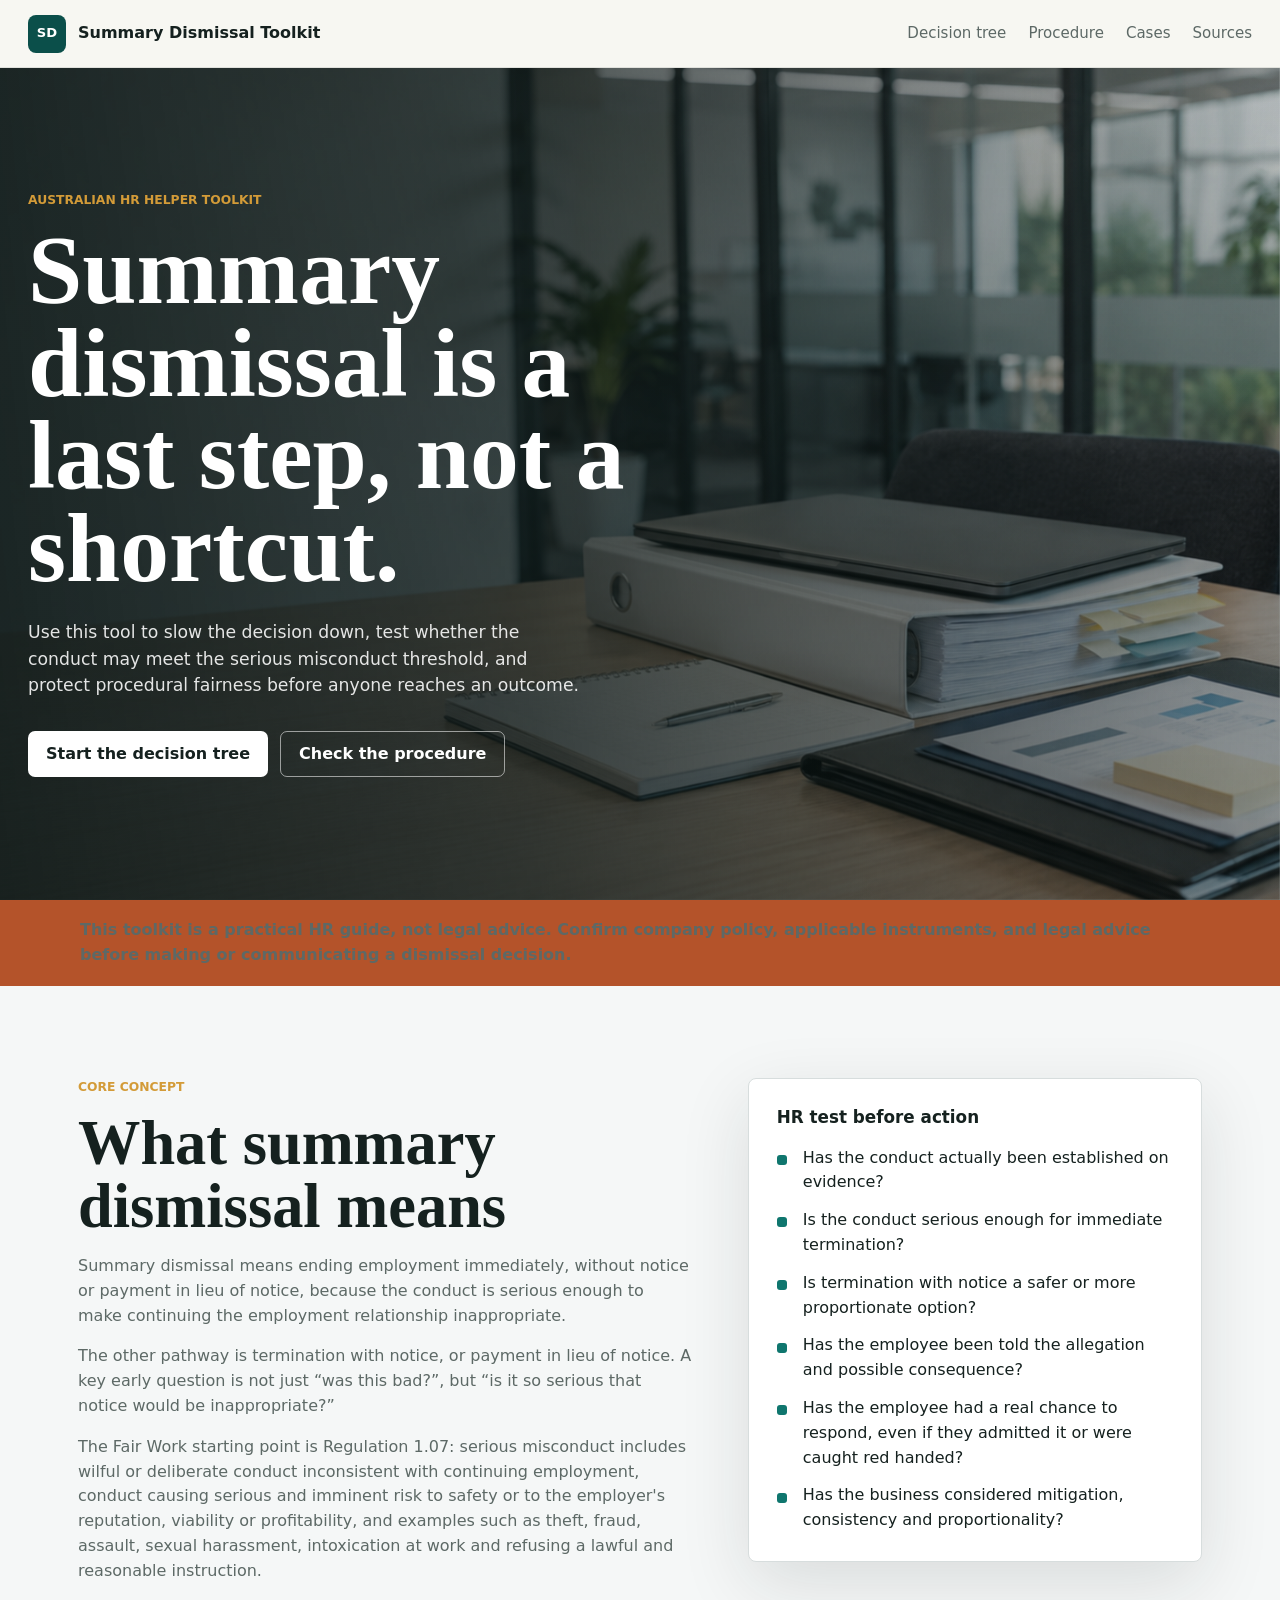
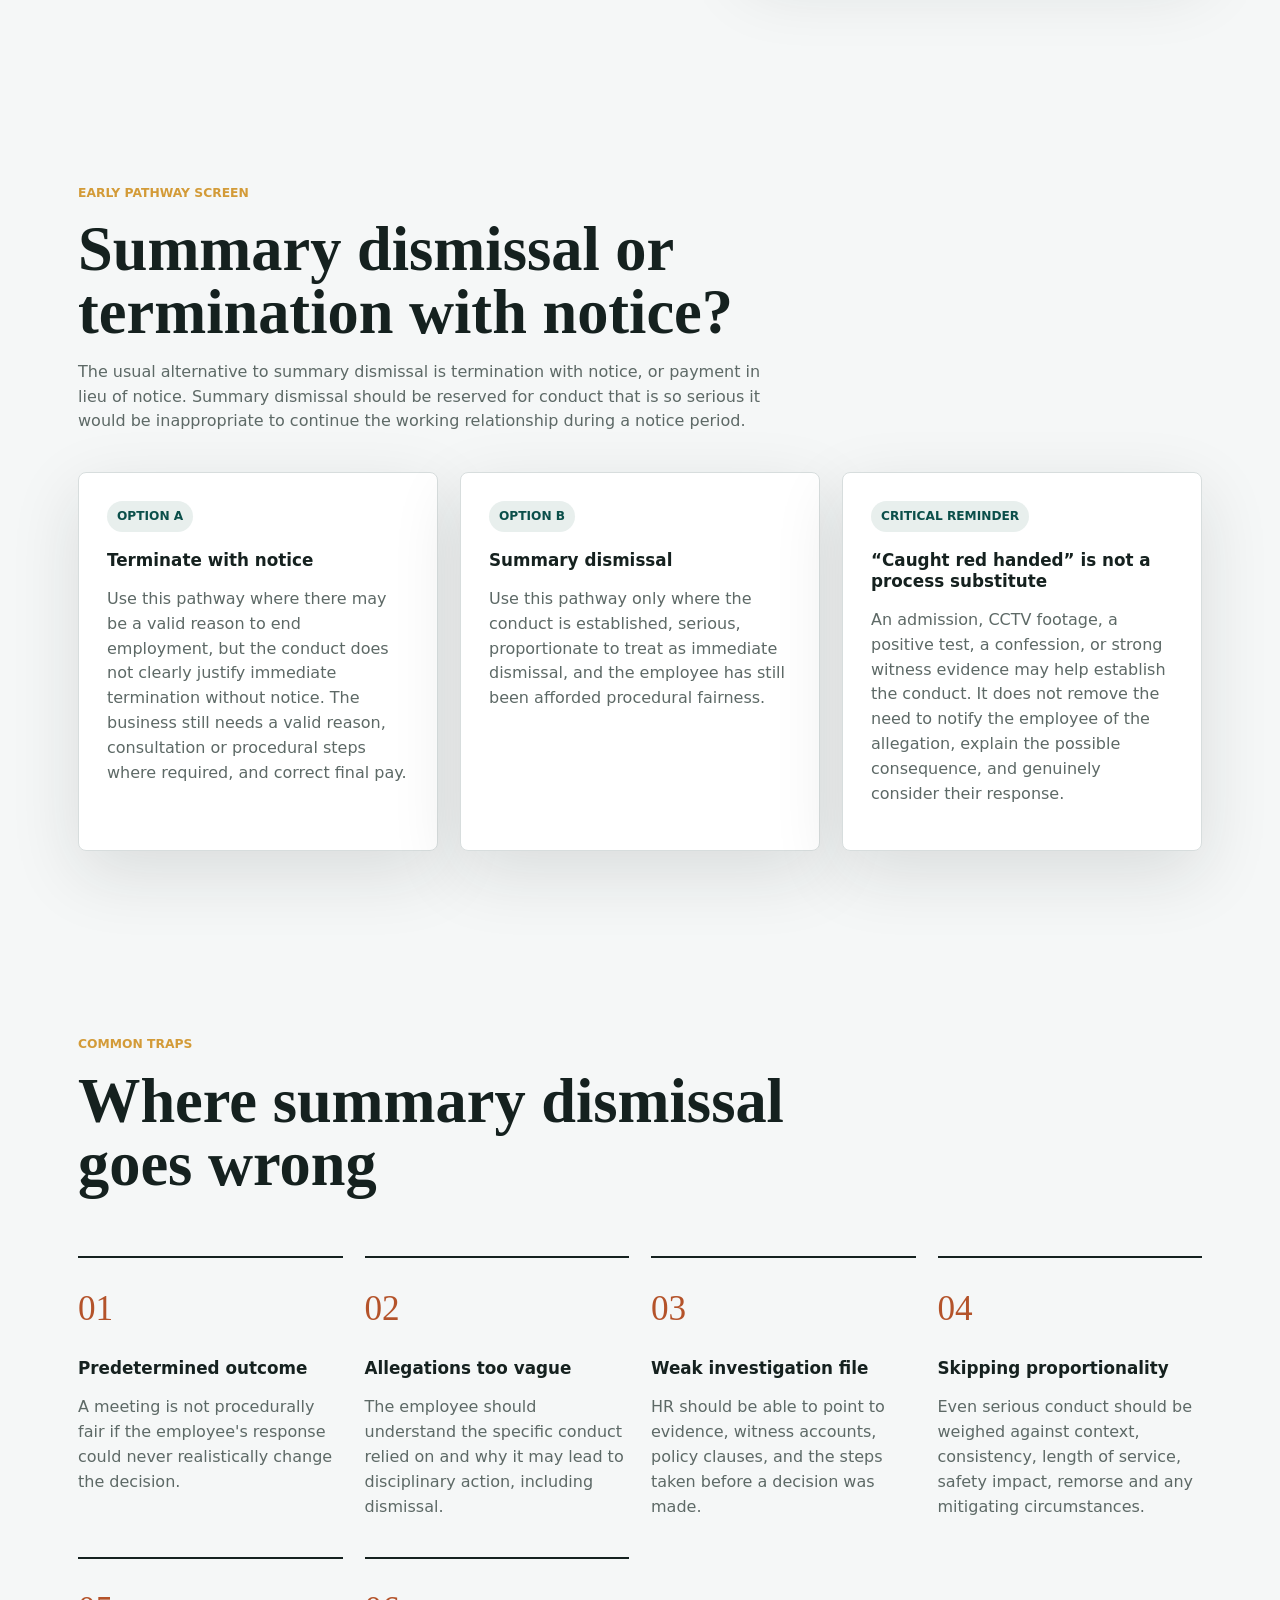
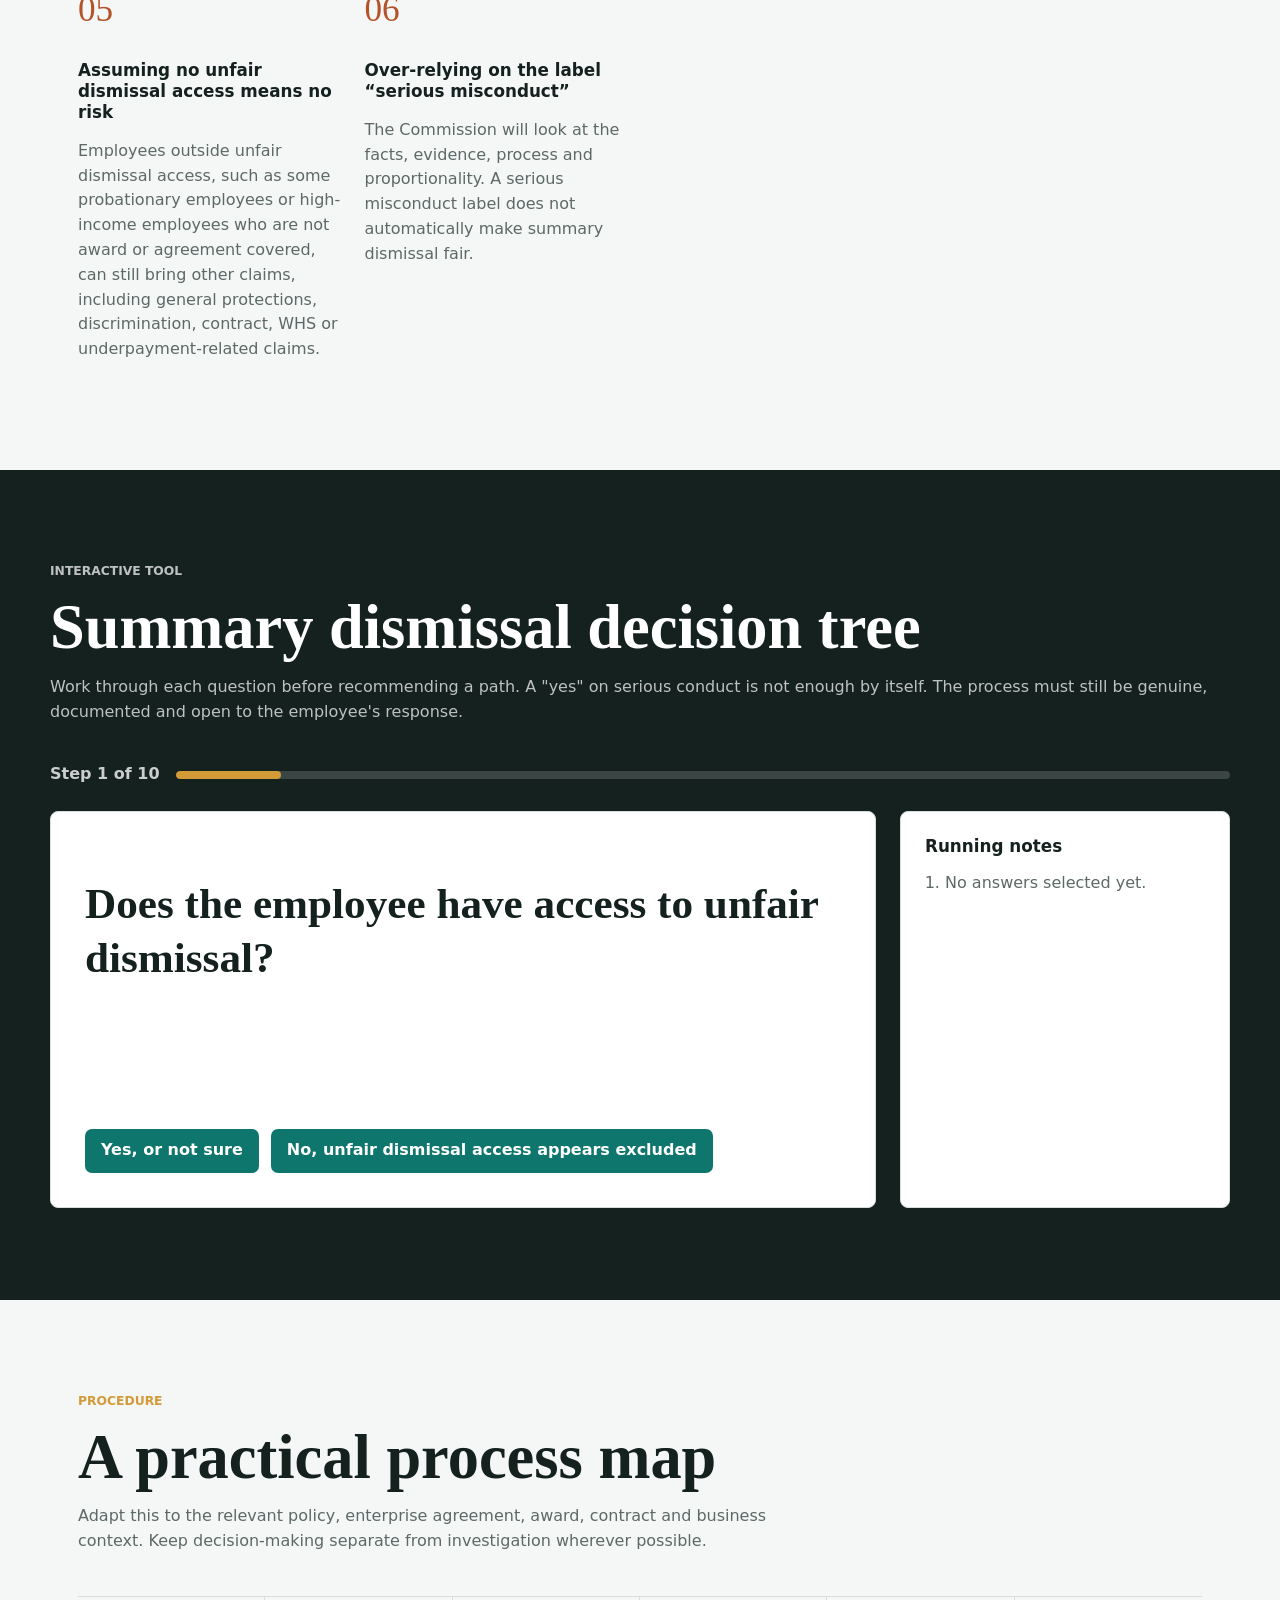
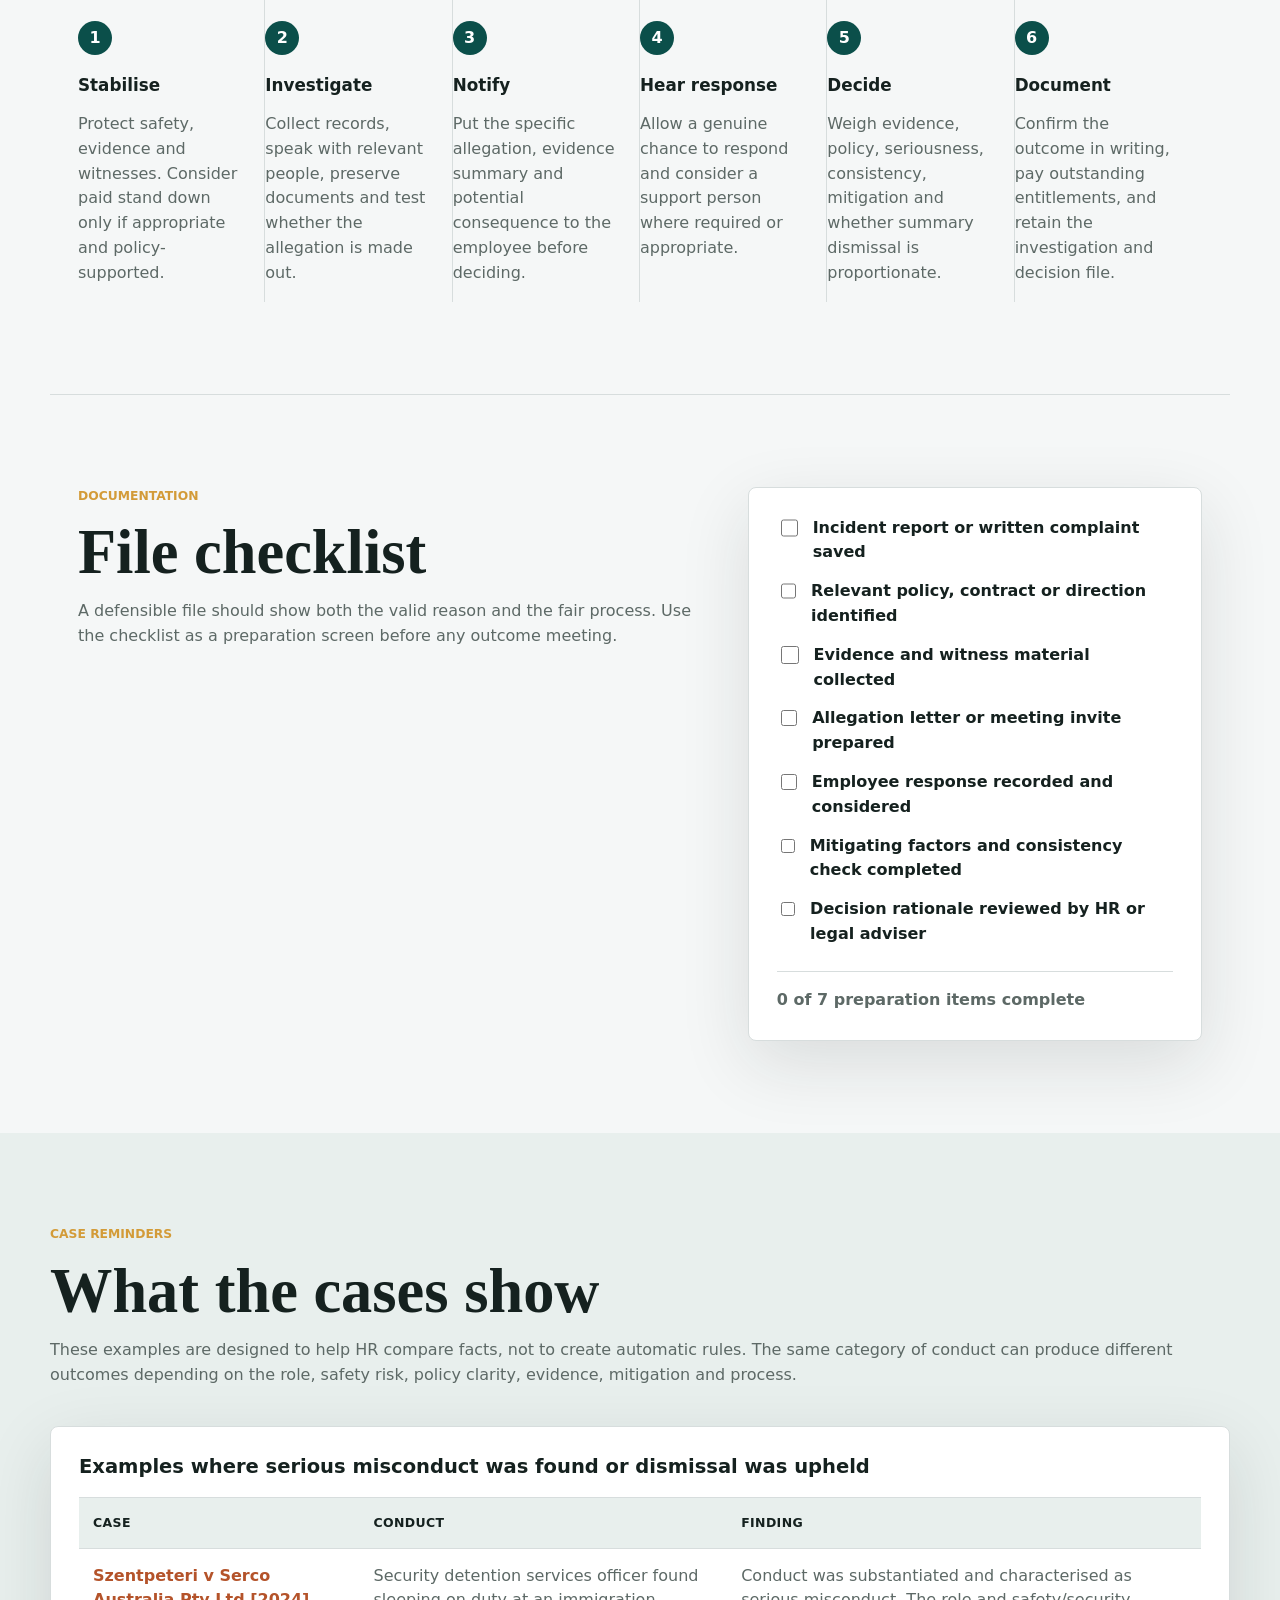
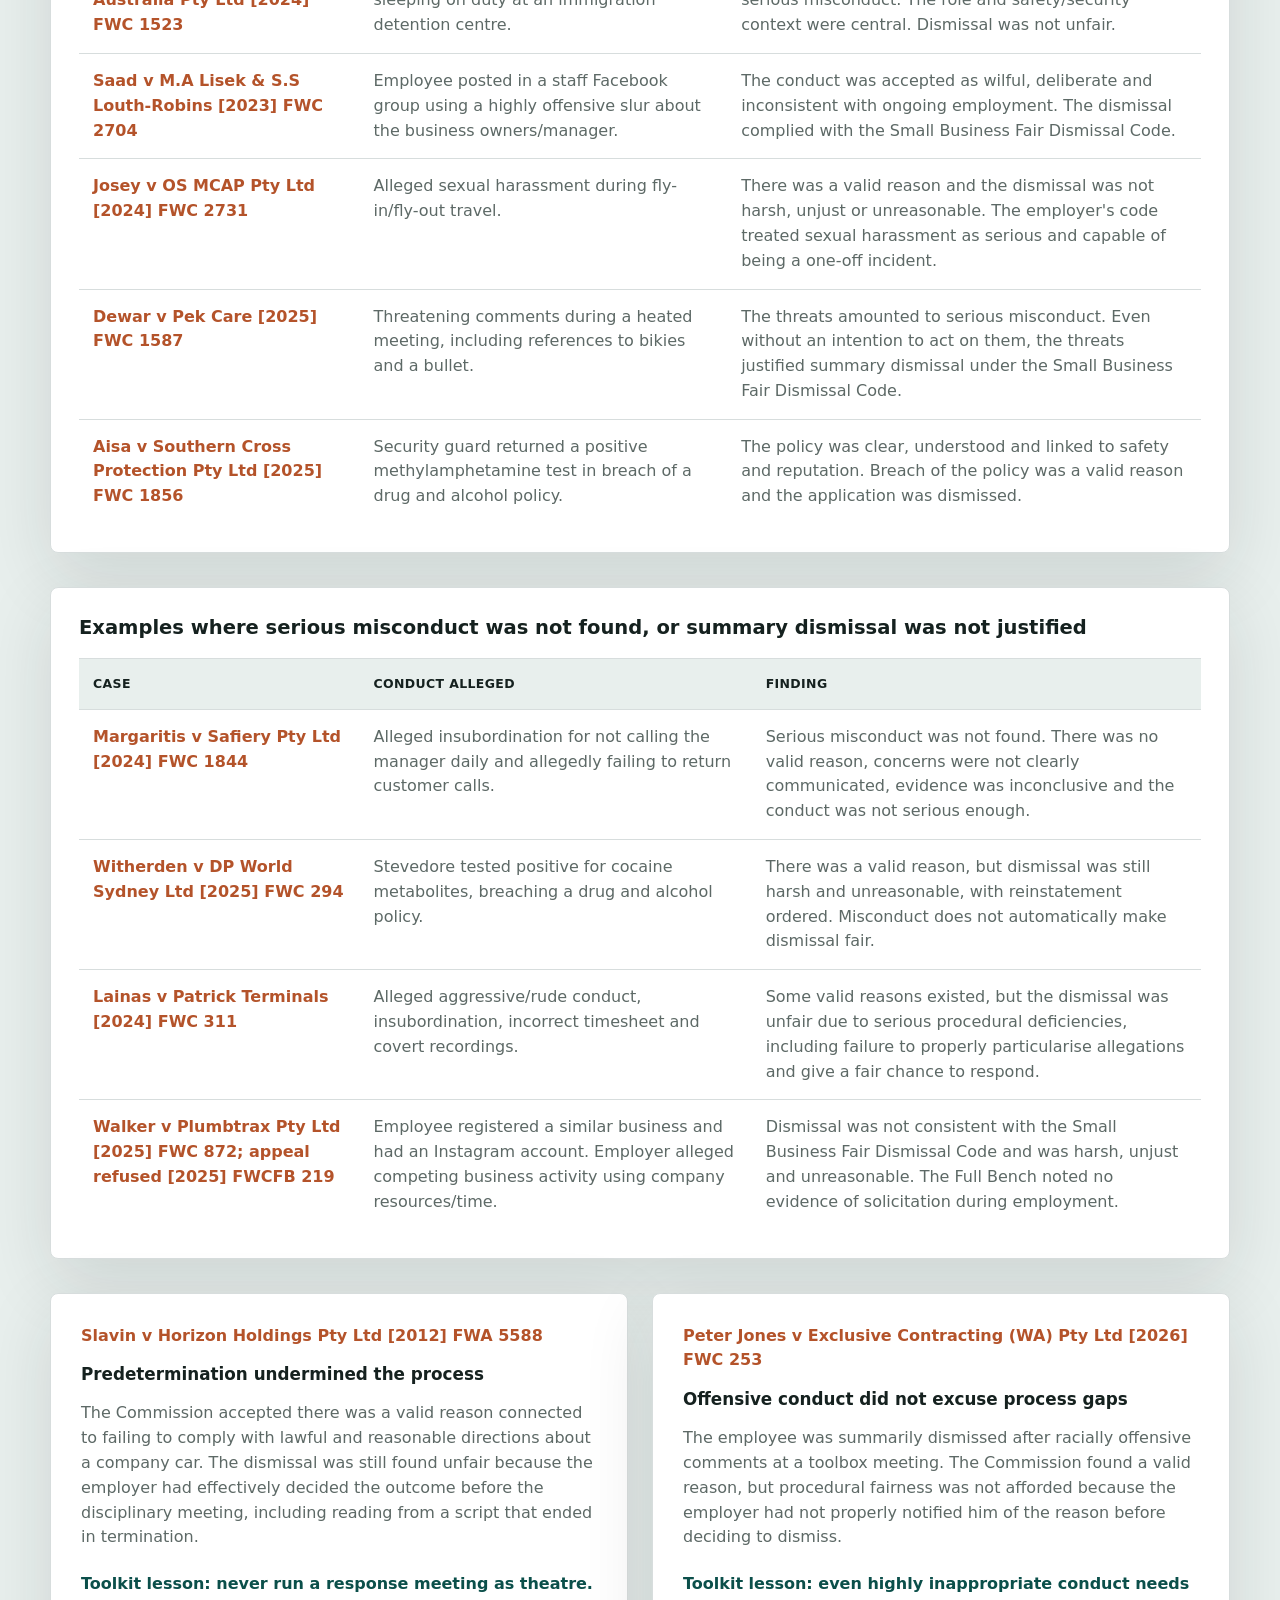
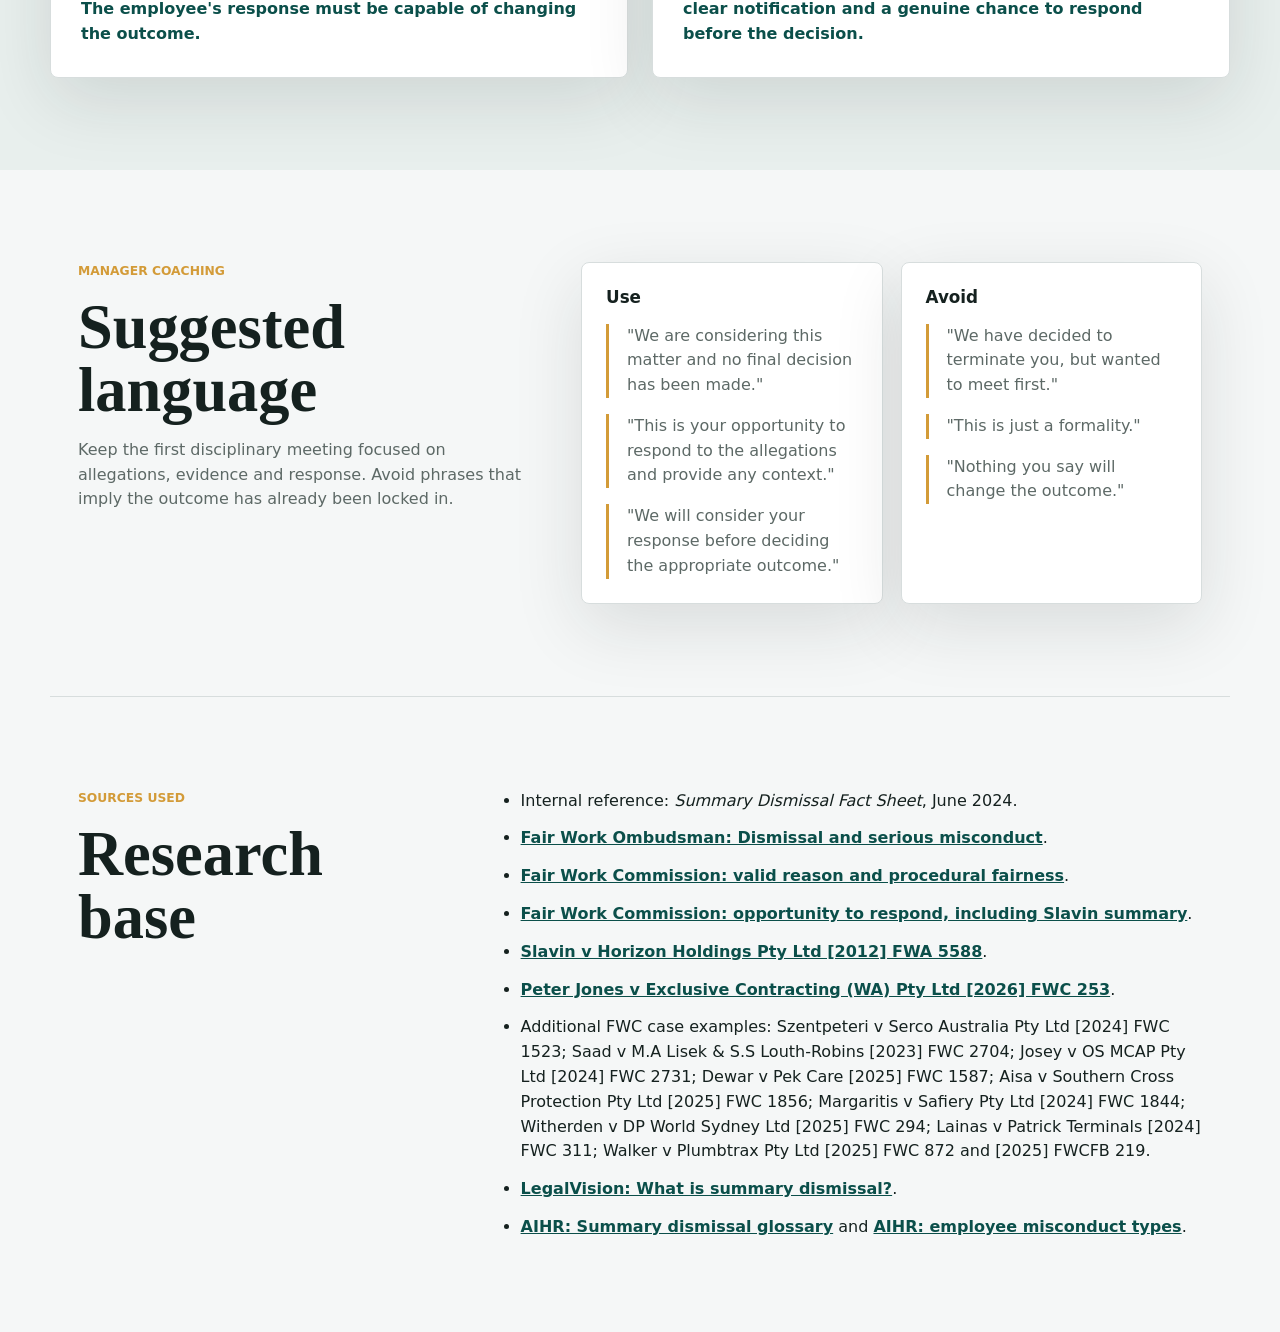
<file: index.html>
<!doctype html>
<html lang="en-AU">
  <head>
    <meta charset="utf-8" />
    <meta name="viewport" content="width=device-width, initial-scale=1" />
    <title>Summary Dismissal Helper Toolkit</title>
    <meta
      name="description"
      content="A practical Australian HR toolkit for assessing summary dismissal risk, procedure and documentation."
    />
    <link rel="stylesheet" href="./summary-dismissal-toolkit.css" />
  </head>
  <body>
    <header class="site-header">
      <a class="brand" href="#top" aria-label="Summary Dismissal Helper Toolkit home">
        <span class="brand-mark">SD</span>
        <span>Summary Dismissal Toolkit</span>
      </a>
      <nav aria-label="Primary navigation">
        <a href="#decision-tree">Decision tree</a>
        <a href="#procedure">Procedure</a>
        <a href="#cases">Cases</a>
        <a href="#resources">Sources</a>
      </nav>
    </header>

    <main id="top">
      <section class="hero" aria-labelledby="hero-title">
        <img src="./summary-dismissal-hero.png" alt="" class="hero-image" />
        <div class="hero-overlay"></div>
        <div class="hero-content">
          <p class="eyebrow">Australian HR helper toolkit</p>
          <h1 id="hero-title">Summary dismissal is a last step, not a shortcut.</h1>
          <p>
            Use this tool to slow the decision down, test whether the conduct may meet the serious
            misconduct threshold, and protect procedural fairness before anyone reaches an outcome.
          </p>
          <div class="hero-actions">
            <a class="button primary" href="#decision-tree">Start the decision tree</a>
            <a class="button secondary" href="#procedure">Check the procedure</a>
          </div>
        </div>
      </section>

      <section class="notice-band" aria-label="Important disclaimer">
        <p>
          This toolkit is a practical HR guide, not legal advice. Confirm company policy, applicable
          instruments, and legal advice before making or communicating a dismissal decision.
        </p>
      </section>

      <section class="section two-column" id="definition">
        <div>
          <p class="section-kicker">Core concept</p>
          <h2>What summary dismissal means</h2>
          <p>
            Summary dismissal means ending employment immediately, without notice or payment in lieu
            of notice, because the conduct is serious enough to make continuing the employment
            relationship inappropriate.
          </p>
          <p>
            The other pathway is termination with notice, or payment in lieu of notice. A key early
            question is not just “was this bad?”, but “is it so serious that notice would be inappropriate?”
          </p>
          <p>
            The Fair Work starting point is Regulation 1.07: serious misconduct includes wilful or
            deliberate conduct inconsistent with continuing employment, conduct causing serious and
            imminent risk to safety or to the employer's reputation, viability or profitability, and
            examples such as theft, fraud, assault, sexual harassment, intoxication at work and refusing
            a lawful and reasonable instruction.
          </p>
        </div>
        <div class="quick-panel">
          <h3>HR test before action</h3>
          <ul class="check-list">
            <li>Has the conduct actually been established on evidence?</li>
            <li>Is the conduct serious enough for immediate termination?</li>
            <li>Is termination with notice a safer or more proportionate option?</li>
            <li>Has the employee been told the allegation and possible consequence?</li>
            <li>Has the employee had a real chance to respond, even if they admitted it or were caught red handed?</li>
            <li>Has the business considered mitigation, consistency and proportionality?</li>
          </ul>
        </div>
      </section>

      <section class="section pathway-section" aria-labelledby="pathway-title">
        <div class="section-heading narrow">
          <p class="section-kicker">Early pathway screen</p>
          <h2 id="pathway-title">Summary dismissal or termination with notice?</h2>
          <p>
            The usual alternative to summary dismissal is termination with notice, or payment in lieu
            of notice. Summary dismissal should be reserved for conduct that is so serious it would be
            inappropriate to continue the working relationship during a notice period.
          </p>
        </div>
        <div class="pathway-grid">
          <article>
            <span>Option A</span>
            <h3>Terminate with notice</h3>
            <p>
              Use this pathway where there may be a valid reason to end employment, but the conduct
              does not clearly justify immediate termination without notice. The business still needs a
              valid reason, consultation or procedural steps where required, and correct final pay.
            </p>
          </article>
          <article>
            <span>Option B</span>
            <h3>Summary dismissal</h3>
            <p>
              Use this pathway only where the conduct is established, serious, proportionate to treat
              as immediate dismissal, and the employee has still been afforded procedural fairness.
            </p>
          </article>
          <article>
            <span>Critical reminder</span>
            <h3>“Caught red handed” is not a process substitute</h3>
            <p>
              An admission, CCTV footage, a positive test, a confession, or strong witness evidence may
              help establish the conduct. It does not remove the need to notify the employee of the
              allegation, explain the possible consequence, and genuinely consider their response.
            </p>
          </article>
        </div>
      </section>

      <section class="section risk-grid" aria-labelledby="risk-title">
        <div class="section-heading">
          <p class="section-kicker">Common traps</p>
          <h2 id="risk-title">Where summary dismissal goes wrong</h2>
        </div>
        <article>
          <span class="number">01</span>
          <h3>Predetermined outcome</h3>
          <p>
            A meeting is not procedurally fair if the employee's response could never realistically
            change the decision.
          </p>
        </article>
        <article>
          <span class="number">02</span>
          <h3>Allegations too vague</h3>
          <p>
            The employee should understand the specific conduct relied on and why it may lead to
            disciplinary action, including dismissal.
          </p>
        </article>
        <article>
          <span class="number">03</span>
          <h3>Weak investigation file</h3>
          <p>
            HR should be able to point to evidence, witness accounts, policy clauses, and the steps
            taken before a decision was made.
          </p>
        </article>
        <article>
          <span class="number">04</span>
          <h3>Skipping proportionality</h3>
          <p>
            Even serious conduct should be weighed against context, consistency, length of service,
            safety impact, remorse and any mitigating circumstances.
          </p>
        </article>
        <article>
          <span class="number">05</span>
          <h3>Assuming no unfair dismissal access means no risk</h3>
          <p>
            Employees outside unfair dismissal access, such as some probationary employees or high-income
            employees who are not award or agreement covered, can still bring other claims, including
            general protections, discrimination, contract, WHS or underpayment-related claims.
          </p>
        </article>
        <article>
          <span class="number">06</span>
          <h3>Over-relying on the label “serious misconduct”</h3>
          <p>
            The Commission will look at the facts, evidence, process and proportionality. A serious
            misconduct label does not automatically make summary dismissal fair.
          </p>
        </article>
      </section>

      <section class="decision-section" id="decision-tree" aria-labelledby="tree-title">
        <div class="tree-intro">
          <p class="section-kicker">Interactive tool</p>
          <h2 id="tree-title">Summary dismissal decision tree</h2>
          <p>
            Work through each question before recommending a path. A "yes" on serious conduct is not
            enough by itself. The process must still be genuine, documented and open to the employee's response.
          </p>
        </div>
        <div class="tree-shell">
          <div class="tree-progress">
            <span id="step-label">Step 1 of 6</span>
            <div class="meter" aria-hidden="true"><span id="meter-fill"></span></div>
          </div>
          <div class="tree-card" aria-live="polite">
            <p class="tree-tag" id="tree-tag">Threshold</p>
            <h3 id="tree-question"></h3>
            <p id="tree-context"></p>
            <div class="tree-actions" id="tree-actions"></div>
            <button class="text-button" id="tree-back" type="button">Back</button>
          </div>
          <aside class="tree-summary">
            <h3>Running notes</h3>
            <ol id="tree-notes"></ol>
          </aside>
        </div>
      </section>

      <section class="section" id="procedure">
        <div class="section-heading narrow">
          <p class="section-kicker">Procedure</p>
          <h2>A practical process map</h2>
          <p>
            Adapt this to the relevant policy, enterprise agreement, award, contract and business
            context. Keep decision-making separate from investigation wherever possible.
          </p>
        </div>
        <div class="timeline">
          <article>
            <span>1</span>
            <h3>Stabilise</h3>
            <p>Protect safety, evidence and witnesses. Consider paid stand down only if appropriate and policy-supported.</p>
          </article>
          <article>
            <span>2</span>
            <h3>Investigate</h3>
            <p>Collect records, speak with relevant people, preserve documents and test whether the allegation is made out.</p>
          </article>
          <article>
            <span>3</span>
            <h3>Notify</h3>
            <p>Put the specific allegation, evidence summary and potential consequence to the employee before deciding.</p>
          </article>
          <article>
            <span>4</span>
            <h3>Hear response</h3>
            <p>Allow a genuine chance to respond and consider a support person where required or appropriate.</p>
          </article>
          <article>
            <span>5</span>
            <h3>Decide</h3>
            <p>Weigh evidence, policy, seriousness, consistency, mitigation and whether summary dismissal is proportionate.</p>
          </article>
          <article>
            <span>6</span>
            <h3>Document</h3>
            <p>Confirm the outcome in writing, pay outstanding entitlements, and retain the investigation and decision file.</p>
          </article>
        </div>
      </section>

      <section class="section checklist-section" aria-labelledby="docs-title">
        <div>
          <p class="section-kicker">Documentation</p>
          <h2 id="docs-title">File checklist</h2>
          <p>
            A defensible file should show both the valid reason and the fair process. Use the checklist
            as a preparation screen before any outcome meeting.
          </p>
        </div>
        <div class="checklist-tool">
          <label><input type="checkbox" /> Incident report or written complaint saved</label>
          <label><input type="checkbox" /> Relevant policy, contract or direction identified</label>
          <label><input type="checkbox" /> Evidence and witness material collected</label>
          <label><input type="checkbox" /> Allegation letter or meeting invite prepared</label>
          <label><input type="checkbox" /> Employee response recorded and considered</label>
          <label><input type="checkbox" /> Mitigating factors and consistency check completed</label>
          <label><input type="checkbox" /> Decision rationale reviewed by HR or legal adviser</label>
          <p id="checklist-status">0 of 7 preparation items complete</p>
        </div>
      </section>

      <section class="case-section" id="cases" aria-labelledby="cases-title">
        <div class="section-heading">
          <p class="section-kicker">Case reminders</p>
          <h2 id="cases-title">What the cases show</h2>
          <p>
            These examples are designed to help HR compare facts, not to create automatic rules. The
            same category of conduct can produce different outcomes depending on the role, safety risk,
            policy clarity, evidence, mitigation and process.
          </p>
        </div>

        <div class="case-table-wrap">
          <h3>Examples where serious misconduct was found or dismissal was upheld</h3>
          <table class="case-table">
            <thead>
              <tr>
                <th>Case</th>
                <th>Conduct</th>
                <th>Finding</th>
              </tr>
            </thead>
            <tbody>
              <tr>
                <td>Szentpeteri v Serco Australia Pty Ltd [2024] FWC 1523</td>
                <td>Security detention services officer found sleeping on duty at an immigration detention centre.</td>
                <td>Conduct was substantiated and characterised as serious misconduct. The role and safety/security context were central. Dismissal was not unfair.</td>
              </tr>
              <tr>
                <td>Saad v M.A Lisek &amp; S.S Louth-Robins [2023] FWC 2704</td>
                <td>Employee posted in a staff Facebook group using a highly offensive slur about the business owners/manager.</td>
                <td>The conduct was accepted as wilful, deliberate and inconsistent with ongoing employment. The dismissal complied with the Small Business Fair Dismissal Code.</td>
              </tr>
              <tr>
                <td>Josey v OS MCAP Pty Ltd [2024] FWC 2731</td>
                <td>Alleged sexual harassment during fly-in/fly-out travel.</td>
                <td>There was a valid reason and the dismissal was not harsh, unjust or unreasonable. The employer's code treated sexual harassment as serious and capable of being a one-off incident.</td>
              </tr>
              <tr>
                <td>Dewar v Pek Care [2025] FWC 1587</td>
                <td>Threatening comments during a heated meeting, including references to bikies and a bullet.</td>
                <td>The threats amounted to serious misconduct. Even without an intention to act on them, the threats justified summary dismissal under the Small Business Fair Dismissal Code.</td>
              </tr>
              <tr>
                <td>Aisa v Southern Cross Protection Pty Ltd [2025] FWC 1856</td>
                <td>Security guard returned a positive methylamphetamine test in breach of a drug and alcohol policy.</td>
                <td>The policy was clear, understood and linked to safety and reputation. Breach of the policy was a valid reason and the application was dismissed.</td>
              </tr>
            </tbody>
          </table>
        </div>

        <div class="case-table-wrap">
          <h3>Examples where serious misconduct was not found, or summary dismissal was not justified</h3>
          <table class="case-table">
            <thead>
              <tr>
                <th>Case</th>
                <th>Conduct alleged</th>
                <th>Finding</th>
              </tr>
            </thead>
            <tbody>
              <tr>
                <td>Margaritis v Safiery Pty Ltd [2024] FWC 1844</td>
                <td>Alleged insubordination for not calling the manager daily and allegedly failing to return customer calls.</td>
                <td>Serious misconduct was not found. There was no valid reason, concerns were not clearly communicated, evidence was inconclusive and the conduct was not serious enough.</td>
              </tr>
              <tr>
                <td>Witherden v DP World Sydney Ltd [2025] FWC 294</td>
                <td>Stevedore tested positive for cocaine metabolites, breaching a drug and alcohol policy.</td>
                <td>There was a valid reason, but dismissal was still harsh and unreasonable, with reinstatement ordered. Misconduct does not automatically make dismissal fair.</td>
              </tr>
              <tr>
                <td>Lainas v Patrick Terminals [2024] FWC 311</td>
                <td>Alleged aggressive/rude conduct, insubordination, incorrect timesheet and covert recordings.</td>
                <td>Some valid reasons existed, but the dismissal was unfair due to serious procedural deficiencies, including failure to properly particularise allegations and give a fair chance to respond.</td>
              </tr>
              <tr>
                <td>Walker v Plumbtrax Pty Ltd [2025] FWC 872; appeal refused [2025] FWCFB 219</td>
                <td>Employee registered a similar business and had an Instagram account. Employer alleged competing business activity using company resources/time.</td>
                <td>Dismissal was not consistent with the Small Business Fair Dismissal Code and was harsh, unjust and unreasonable. The Full Bench noted no evidence of solicitation during employment.</td>
              </tr>
            </tbody>
          </table>
        </div>

        <div class="case-grid">
          <article>
            <p class="case-citation">Slavin v Horizon Holdings Pty Ltd [2012] FWA 5588</p>
            <h3>Predetermination undermined the process</h3>
            <p>
              The Commission accepted there was a valid reason connected to failing to comply with
              lawful and reasonable directions about a company car. The dismissal was still found
              unfair because the employer had effectively decided the outcome before the disciplinary
              meeting, including reading from a script that ended in termination.
            </p>
            <strong>Toolkit lesson: never run a response meeting as theatre. The employee's response must be capable of changing the outcome.</strong>
          </article>
          <article>
            <p class="case-citation">Peter Jones v Exclusive Contracting (WA) Pty Ltd [2026] FWC 253</p>
            <h3>Offensive conduct did not excuse process gaps</h3>
            <p>
              The employee was summarily dismissed after racially offensive comments at a toolbox
              meeting. The Commission found a valid reason, but procedural fairness was not afforded
              because the employer had not properly notified him of the reason before deciding to dismiss.
            </p>
            <strong>Toolkit lesson: even highly inappropriate conduct needs clear notification and a genuine chance to respond before the decision.</strong>
          </article>
        </div>
      </section>

      <section class="section coaching-section" aria-labelledby="coach-title">
        <div>
          <p class="section-kicker">Manager coaching</p>
          <h2 id="coach-title">Suggested language</h2>
          <p>
            Keep the first disciplinary meeting focused on allegations, evidence and response. Avoid
            phrases that imply the outcome has already been locked in.
          </p>
        </div>
        <div class="phrase-grid">
          <div>
            <h3>Use</h3>
            <p>"We are considering this matter and no final decision has been made."</p>
            <p>"This is your opportunity to respond to the allegations and provide any context."</p>
            <p>"We will consider your response before deciding the appropriate outcome."</p>
          </div>
          <div>
            <h3>Avoid</h3>
            <p>"We have decided to terminate you, but wanted to meet first."</p>
            <p>"This is just a formality."</p>
            <p>"Nothing you say will change the outcome."</p>
          </div>
        </div>
      </section>

      <section class="resources" id="resources" aria-labelledby="resources-title">
        <div>
          <p class="section-kicker">Sources used</p>
          <h2 id="resources-title">Research base</h2>
        </div>
        <ul>
          <li>Internal reference: <em>Summary Dismissal Fact Sheet</em>, June 2024.</li>
          <li><a href="https://www.fairwork.gov.au/ending-employment/dismissal" target="_blank" rel="noreferrer">Fair Work Ombudsman: Dismissal and serious misconduct</a>.</li>
          <li><a href="https://www.fwc.gov.au/valid-reason-relating-capacity-or-conduct" target="_blank" rel="noreferrer">Fair Work Commission: valid reason and procedural fairness</a>.</li>
          <li><a href="https://www.fwc.gov.au/opportunity-respond" target="_blank" rel="noreferrer">Fair Work Commission: opportunity to respond, including Slavin summary</a>.</li>
          <li><a href="https://www.fwc.gov.au/documents/decisionssigned/html/2012fwa5588.htm" target="_blank" rel="noreferrer">Slavin v Horizon Holdings Pty Ltd [2012] FWA 5588</a>.</li>
          <li><a href="https://www.fwc.gov.au/documents/decisionssigned/pdf/2026fwc253.pdf" target="_blank" rel="noreferrer">Peter Jones v Exclusive Contracting (WA) Pty Ltd [2026] FWC 253</a>.</li>
          <li>Additional FWC case examples: Szentpeteri v Serco Australia Pty Ltd [2024] FWC 1523; Saad v M.A Lisek &amp; S.S Louth-Robins [2023] FWC 2704; Josey v OS MCAP Pty Ltd [2024] FWC 2731; Dewar v Pek Care [2025] FWC 1587; Aisa v Southern Cross Protection Pty Ltd [2025] FWC 1856; Margaritis v Safiery Pty Ltd [2024] FWC 1844; Witherden v DP World Sydney Ltd [2025] FWC 294; Lainas v Patrick Terminals [2024] FWC 311; Walker v Plumbtrax Pty Ltd [2025] FWC 872 and [2025] FWCFB 219.</li>
          <li><a href="https://legalvision.com.au/what-is-summary-dismissal/" target="_blank" rel="noreferrer">LegalVision: What is summary dismissal?</a>.</li>
          <li><a href="https://www.aihr.com/hr-glossary/summary-dismissal/" target="_blank" rel="noreferrer">AIHR: Summary dismissal glossary</a> and <a href="https://www.aihr.com/blog/employee-misconduct/" target="_blank" rel="noreferrer">AIHR: employee misconduct types</a>.</li>
        </ul>
      </section>
    </main>

    <script src="./summary-dismissal-toolkit.js"></script>
  </body>
</html>
</file>
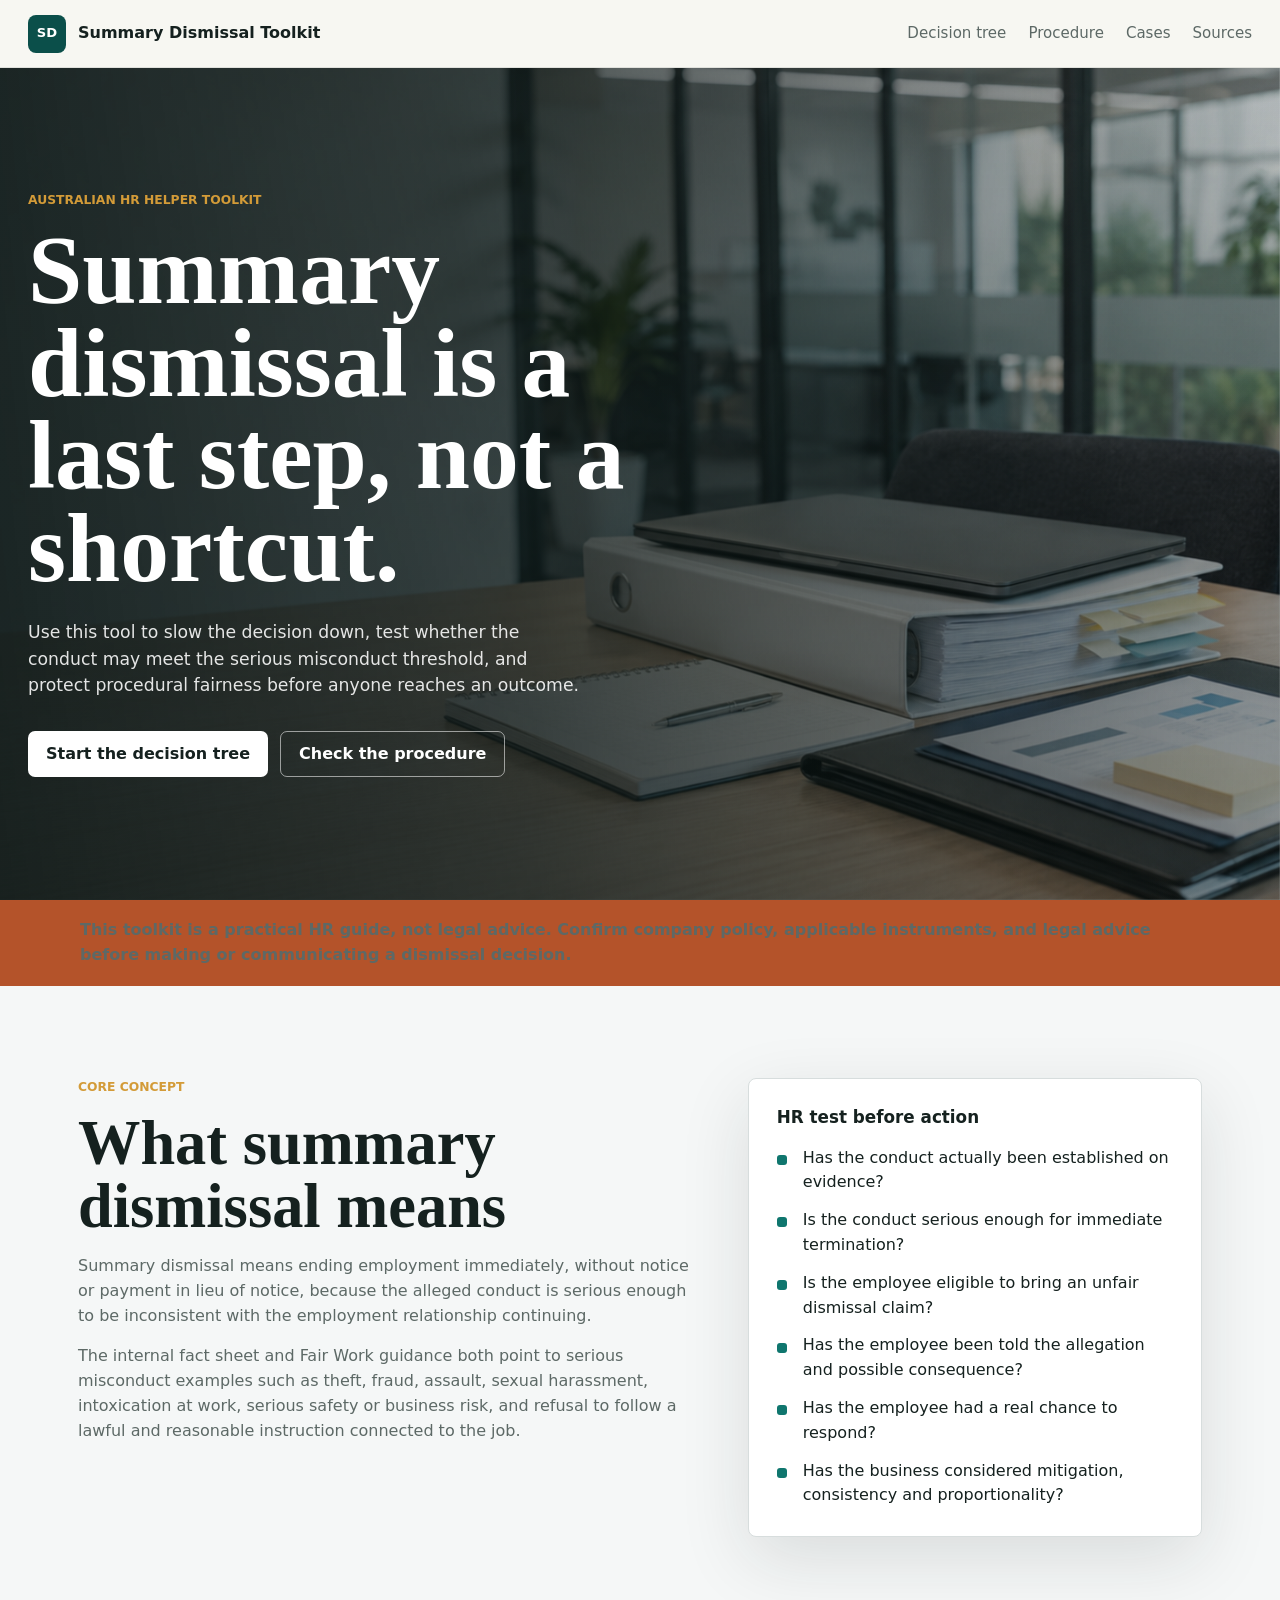
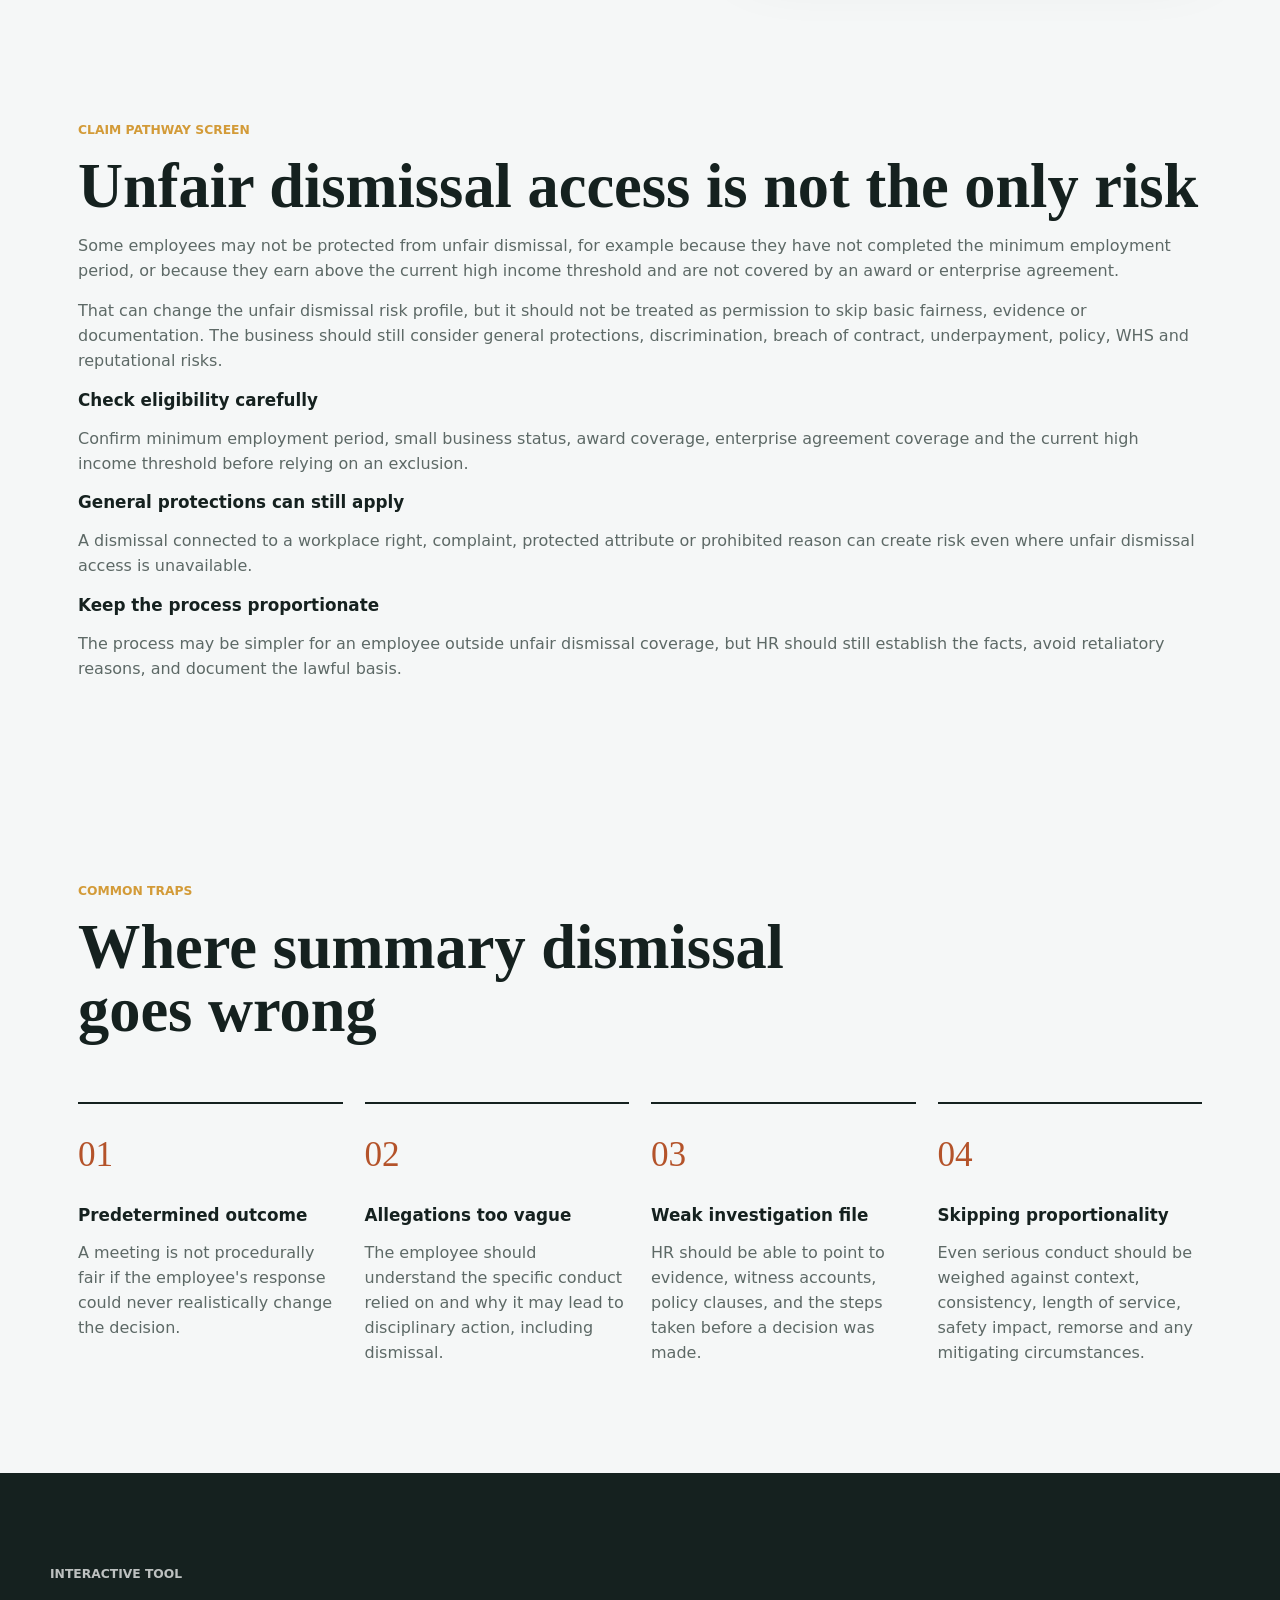
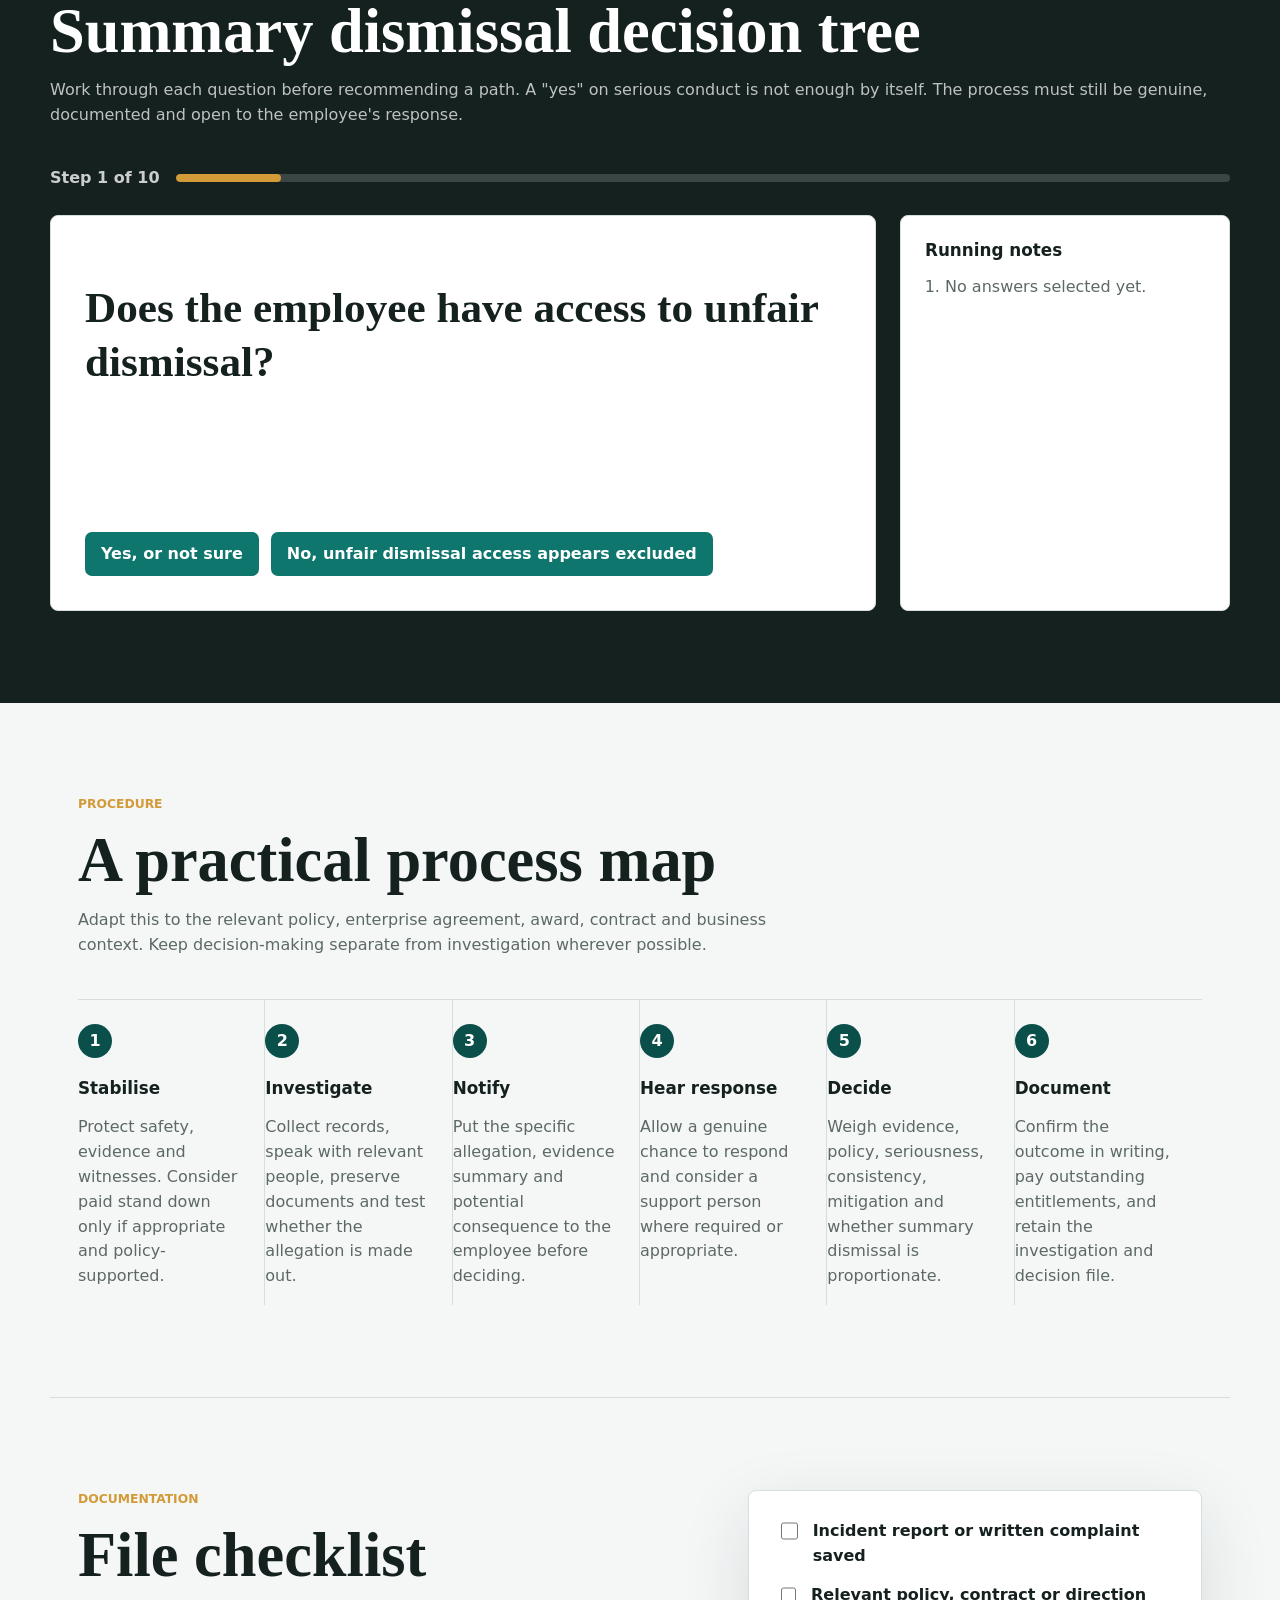
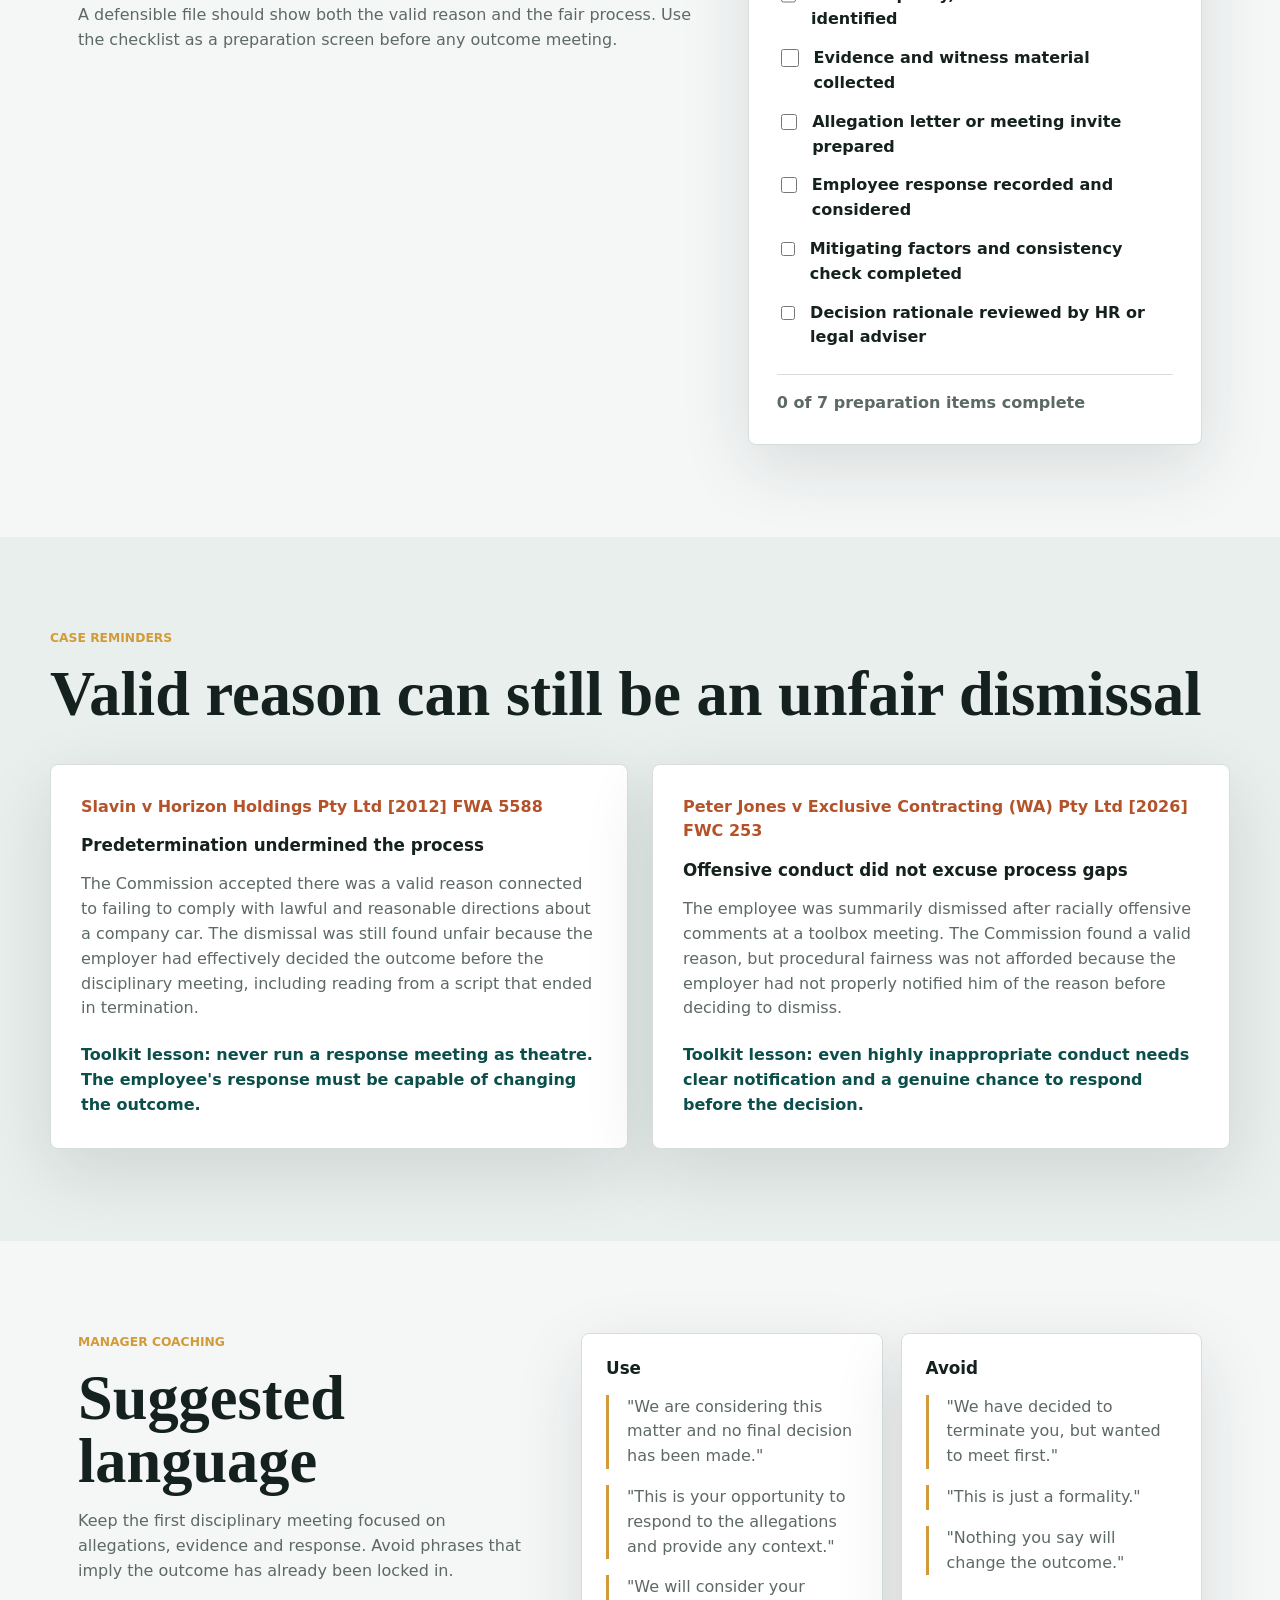
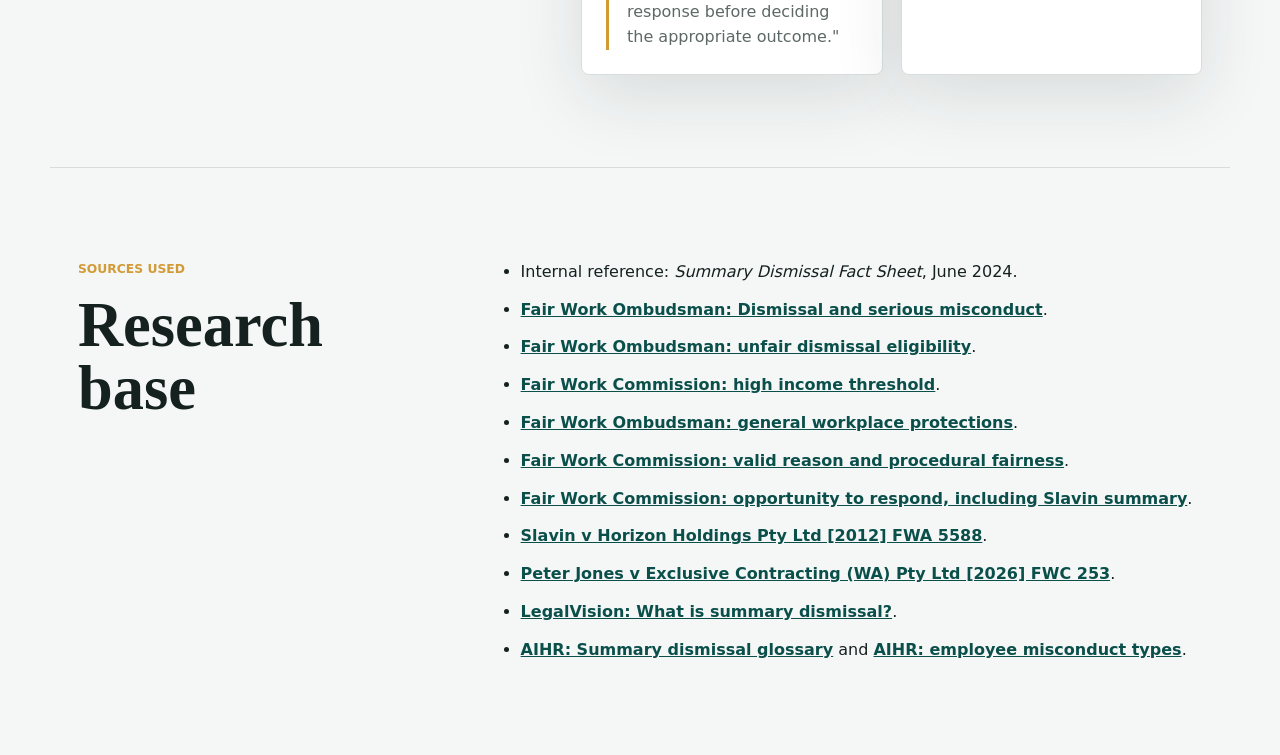
<file: summary-dismissal-toolkit.html>
<!doctype html>
<html lang="en-AU">
  <head>
    <meta charset="utf-8" />
    <meta name="viewport" content="width=device-width, initial-scale=1" />
    <title>Summary Dismissal Helper Toolkit</title>
    <meta
      name="description"
      content="A practical Australian HR toolkit for assessing summary dismissal risk, procedure and documentation."
    />
    <link rel="stylesheet" href="./summary-dismissal-toolkit.css" />
  </head>
  <body>
    <header class="site-header">
      <a class="brand" href="#top" aria-label="Summary Dismissal Helper Toolkit home">
        <span class="brand-mark">SD</span>
        <span>Summary Dismissal Toolkit</span>
      </a>
      <nav aria-label="Primary navigation">
        <a href="#decision-tree">Decision tree</a>
        <a href="#procedure">Procedure</a>
        <a href="#cases">Cases</a>
        <a href="#resources">Sources</a>
      </nav>
    </header>

    <main id="top">
      <section class="hero" aria-labelledby="hero-title">
        <img src="./summary-dismissal-hero.png" alt="" class="hero-image" />
        <div class="hero-overlay"></div>
        <div class="hero-content">
          <p class="eyebrow">Australian HR helper toolkit</p>
          <h1 id="hero-title">Summary dismissal is a last step, not a shortcut.</h1>
          <p>
            Use this tool to slow the decision down, test whether the conduct may meet the serious
            misconduct threshold, and protect procedural fairness before anyone reaches an outcome.
          </p>
          <div class="hero-actions">
            <a class="button primary" href="#decision-tree">Start the decision tree</a>
            <a class="button secondary" href="#procedure">Check the procedure</a>
          </div>
        </div>
      </section>

      <section class="notice-band" aria-label="Important disclaimer">
        <p>
          This toolkit is a practical HR guide, not legal advice. Confirm company policy, applicable
          instruments, and legal advice before making or communicating a dismissal decision.
        </p>
      </section>

      <section class="section two-column" id="definition">
        <div>
          <p class="section-kicker">Core concept</p>
          <h2>What summary dismissal means</h2>
          <p>
            Summary dismissal means ending employment immediately, without notice or payment in lieu
            of notice, because the alleged conduct is serious enough to be inconsistent with the
            employment relationship continuing.
          </p>
          <p>
            The internal fact sheet and Fair Work guidance both point to serious misconduct examples
            such as theft, fraud, assault, sexual harassment, intoxication at work, serious safety or
            business risk, and refusal to follow a lawful and reasonable instruction connected to the job.
          </p>
        </div>
        <div class="quick-panel">
          <h3>HR test before action</h3>
          <ul class="check-list">
            <li>Has the conduct actually been established on evidence?</li>
            <li>Is the conduct serious enough for immediate termination?</li>
            <li>Is the employee eligible to bring an unfair dismissal claim?</li>
            <li>Has the employee been told the allegation and possible consequence?</li>
            <li>Has the employee had a real chance to respond?</li>
            <li>Has the business considered mitigation, consistency and proportionality?</li>
          </ul>
        </div>
      </section>

      <section class="section jurisdiction-section" id="claim-screen">
        <div>
          <p class="section-kicker">Claim pathway screen</p>
          <h2>Unfair dismissal access is not the only risk</h2>
          <p>
            Some employees may not be protected from unfair dismissal, for example because they have
            not completed the minimum employment period, or because they earn above the current high
            income threshold and are not covered by an award or enterprise agreement.
          </p>
          <p>
            That can change the unfair dismissal risk profile, but it should not be treated as permission
            to skip basic fairness, evidence or documentation. The business should still consider general
            protections, discrimination, breach of contract, underpayment, policy, WHS and reputational risks.
          </p>
        </div>
        <div class="jurisdiction-cards" aria-label="Claim pathway considerations">
          <article>
            <h3>Check eligibility carefully</h3>
            <p>
              Confirm minimum employment period, small business status, award coverage, enterprise
              agreement coverage and the current high income threshold before relying on an exclusion.
            </p>
          </article>
          <article>
            <h3>General protections can still apply</h3>
            <p>
              A dismissal connected to a workplace right, complaint, protected attribute or prohibited
              reason can create risk even where unfair dismissal access is unavailable.
            </p>
          </article>
          <article>
            <h3>Keep the process proportionate</h3>
            <p>
              The process may be simpler for an employee outside unfair dismissal coverage, but HR
              should still establish the facts, avoid retaliatory reasons, and document the lawful basis.
            </p>
          </article>
        </div>
      </section>

      <section class="section risk-grid" aria-labelledby="risk-title">
        <div class="section-heading">
          <p class="section-kicker">Common traps</p>
          <h2 id="risk-title">Where summary dismissal goes wrong</h2>
        </div>
        <article>
          <span class="number">01</span>
          <h3>Predetermined outcome</h3>
          <p>
            A meeting is not procedurally fair if the employee's response could never realistically
            change the decision.
          </p>
        </article>
        <article>
          <span class="number">02</span>
          <h3>Allegations too vague</h3>
          <p>
            The employee should understand the specific conduct relied on and why it may lead to
            disciplinary action, including dismissal.
          </p>
        </article>
        <article>
          <span class="number">03</span>
          <h3>Weak investigation file</h3>
          <p>
            HR should be able to point to evidence, witness accounts, policy clauses, and the steps
            taken before a decision was made.
          </p>
        </article>
        <article>
          <span class="number">04</span>
          <h3>Skipping proportionality</h3>
          <p>
            Even serious conduct should be weighed against context, consistency, length of service,
            safety impact, remorse and any mitigating circumstances.
          </p>
        </article>
      </section>

      <section class="decision-section" id="decision-tree" aria-labelledby="tree-title">
        <div class="tree-intro">
          <p class="section-kicker">Interactive tool</p>
          <h2 id="tree-title">Summary dismissal decision tree</h2>
          <p>
            Work through each question before recommending a path. A "yes" on serious conduct is not
            enough by itself. The process must still be genuine, documented and open to the employee's response.
          </p>
        </div>
        <div class="tree-shell">
          <div class="tree-progress">
            <span id="step-label">Step 1 of 6</span>
            <div class="meter" aria-hidden="true"><span id="meter-fill"></span></div>
          </div>
          <div class="tree-card" aria-live="polite">
            <p class="tree-tag" id="tree-tag">Threshold</p>
            <h3 id="tree-question"></h3>
            <p id="tree-context"></p>
            <div class="tree-actions" id="tree-actions"></div>
            <button class="text-button" id="tree-back" type="button">Back</button>
          </div>
          <aside class="tree-summary">
            <h3>Running notes</h3>
            <ol id="tree-notes"></ol>
          </aside>
        </div>
      </section>

      <section class="section" id="procedure">
        <div class="section-heading narrow">
          <p class="section-kicker">Procedure</p>
          <h2>A practical process map</h2>
          <p>
            Adapt this to the relevant policy, enterprise agreement, award, contract and business
            context. Keep decision-making separate from investigation wherever possible.
          </p>
        </div>
        <div class="timeline">
          <article>
            <span>1</span>
            <h3>Stabilise</h3>
            <p>Protect safety, evidence and witnesses. Consider paid stand down only if appropriate and policy-supported.</p>
          </article>
          <article>
            <span>2</span>
            <h3>Investigate</h3>
            <p>Collect records, speak with relevant people, preserve documents and test whether the allegation is made out.</p>
          </article>
          <article>
            <span>3</span>
            <h3>Notify</h3>
            <p>Put the specific allegation, evidence summary and potential consequence to the employee before deciding.</p>
          </article>
          <article>
            <span>4</span>
            <h3>Hear response</h3>
            <p>Allow a genuine chance to respond and consider a support person where required or appropriate.</p>
          </article>
          <article>
            <span>5</span>
            <h3>Decide</h3>
            <p>Weigh evidence, policy, seriousness, consistency, mitigation and whether summary dismissal is proportionate.</p>
          </article>
          <article>
            <span>6</span>
            <h3>Document</h3>
            <p>Confirm the outcome in writing, pay outstanding entitlements, and retain the investigation and decision file.</p>
          </article>
        </div>
      </section>

      <section class="section checklist-section" aria-labelledby="docs-title">
        <div>
          <p class="section-kicker">Documentation</p>
          <h2 id="docs-title">File checklist</h2>
          <p>
            A defensible file should show both the valid reason and the fair process. Use the checklist
            as a preparation screen before any outcome meeting.
          </p>
        </div>
        <div class="checklist-tool">
          <label><input type="checkbox" /> Incident report or written complaint saved</label>
          <label><input type="checkbox" /> Relevant policy, contract or direction identified</label>
          <label><input type="checkbox" /> Evidence and witness material collected</label>
          <label><input type="checkbox" /> Allegation letter or meeting invite prepared</label>
          <label><input type="checkbox" /> Employee response recorded and considered</label>
          <label><input type="checkbox" /> Mitigating factors and consistency check completed</label>
          <label><input type="checkbox" /> Decision rationale reviewed by HR or legal adviser</label>
          <p id="checklist-status">0 of 7 preparation items complete</p>
        </div>
      </section>

      <section class="case-section" id="cases" aria-labelledby="cases-title">
        <div class="section-heading">
          <p class="section-kicker">Case reminders</p>
          <h2 id="cases-title">Valid reason can still be an unfair dismissal</h2>
        </div>
        <div class="case-grid">
          <article>
            <p class="case-citation">Slavin v Horizon Holdings Pty Ltd [2012] FWA 5588</p>
            <h3>Predetermination undermined the process</h3>
            <p>
              The Commission accepted there was a valid reason connected to failing to comply with
              lawful and reasonable directions about a company car. The dismissal was still found
              unfair because the employer had effectively decided the outcome before the disciplinary
              meeting, including reading from a script that ended in termination.
            </p>
            <strong>Toolkit lesson: never run a response meeting as theatre. The employee's response must be capable of changing the outcome.</strong>
          </article>
          <article>
            <p class="case-citation">Peter Jones v Exclusive Contracting (WA) Pty Ltd [2026] FWC 253</p>
            <h3>Offensive conduct did not excuse process gaps</h3>
            <p>
              The employee was summarily dismissed after racially offensive comments at a toolbox
              meeting. The Commission found a valid reason, but procedural fairness was not afforded
              because the employer had not properly notified him of the reason before deciding to dismiss.
            </p>
            <strong>Toolkit lesson: even highly inappropriate conduct needs clear notification and a genuine chance to respond before the decision.</strong>
          </article>
        </div>
      </section>

      <section class="section coaching-section" aria-labelledby="coach-title">
        <div>
          <p class="section-kicker">Manager coaching</p>
          <h2 id="coach-title">Suggested language</h2>
          <p>
            Keep the first disciplinary meeting focused on allegations, evidence and response. Avoid
            phrases that imply the outcome has already been locked in.
          </p>
        </div>
        <div class="phrase-grid">
          <div>
            <h3>Use</h3>
            <p>"We are considering this matter and no final decision has been made."</p>
            <p>"This is your opportunity to respond to the allegations and provide any context."</p>
            <p>"We will consider your response before deciding the appropriate outcome."</p>
          </div>
          <div>
            <h3>Avoid</h3>
            <p>"We have decided to terminate you, but wanted to meet first."</p>
            <p>"This is just a formality."</p>
            <p>"Nothing you say will change the outcome."</p>
          </div>
        </div>
      </section>

      <section class="resources" id="resources" aria-labelledby="resources-title">
        <div>
          <p class="section-kicker">Sources used</p>
          <h2 id="resources-title">Research base</h2>
        </div>
        <ul>
          <li>Internal reference: <em>Summary Dismissal Fact Sheet</em>, June 2024.</li>
          <li><a href="https://www.fairwork.gov.au/ending-employment/dismissal" target="_blank" rel="noreferrer">Fair Work Ombudsman: Dismissal and serious misconduct</a>.</li>
          <li><a href="https://www.fairwork.gov.au/ending-employment/unfair-dismissal" target="_blank" rel="noreferrer">Fair Work Ombudsman: unfair dismissal eligibility</a>.</li>
          <li><a href="https://www.fwc.gov.au/high-income-threshold" target="_blank" rel="noreferrer">Fair Work Commission: high income threshold</a>.</li>
          <li><a href="https://www.fairwork.gov.au/tools-and-resources/fact-sheets/rights-and-obligations/protections-at-work" target="_blank" rel="noreferrer">Fair Work Ombudsman: general workplace protections</a>.</li>
          <li><a href="https://www.fwc.gov.au/valid-reason-relating-capacity-or-conduct" target="_blank" rel="noreferrer">Fair Work Commission: valid reason and procedural fairness</a>.</li>
          <li><a href="https://www.fwc.gov.au/opportunity-respond" target="_blank" rel="noreferrer">Fair Work Commission: opportunity to respond, including Slavin summary</a>.</li>
          <li><a href="https://www.fwc.gov.au/documents/decisionssigned/html/2012fwa5588.htm" target="_blank" rel="noreferrer">Slavin v Horizon Holdings Pty Ltd [2012] FWA 5588</a>.</li>
          <li><a href="https://www.fwc.gov.au/documents/decisionssigned/pdf/2026fwc253.pdf" target="_blank" rel="noreferrer">Peter Jones v Exclusive Contracting (WA) Pty Ltd [2026] FWC 253</a>.</li>
          <li><a href="https://legalvision.com.au/what-is-summary-dismissal/" target="_blank" rel="noreferrer">LegalVision: What is summary dismissal?</a>.</li>
          <li><a href="https://www.aihr.com/hr-glossary/summary-dismissal/" target="_blank" rel="noreferrer">AIHR: Summary dismissal glossary</a> and <a href="https://www.aihr.com/blog/employee-misconduct/" target="_blank" rel="noreferrer">AIHR: employee misconduct types</a>.</li>
        </ul>
      </section>
    </main>

    <script src="./summary-dismissal-toolkit.js"></script>
  </body>
</html>
</file>
<file: summary-dismissal-toolkit.css>
:root {
  --ink: #15211f;
  --muted: #5d6966;
  --paper: #f5f7f7;
  --white: #ffffff;
  --line: #d7dddd;
  --teal: #0f766e;
  --teal-dark: #0b4f4a;
  --rust: #b4532a;
  --gold: #d39b38;
  --soft: #e8efed;
  --shadow: 0 22px 70px rgba(21, 33, 31, 0.12);
}

* {
  box-sizing: border-box;
}

html {
  scroll-behavior: smooth;
}

body {
  margin: 0;
  background: var(--paper);
  color: var(--ink);
  font-family:
    Inter, ui-sans-serif, system-ui, -apple-system, BlinkMacSystemFont, "Segoe UI", sans-serif;
  line-height: 1.55;
}

a {
  color: inherit;
}

.site-header {
  position: sticky;
  top: 0;
  z-index: 20;
  display: flex;
  align-items: center;
  justify-content: space-between;
  min-height: 68px;
  padding: 0 28px;
  background: rgba(247, 247, 242, 0.93);
  border-bottom: 1px solid rgba(21, 33, 31, 0.1);
  backdrop-filter: blur(14px);
}

.brand {
  display: inline-flex;
  gap: 12px;
  align-items: center;
  font-weight: 760;
  text-decoration: none;
}

.brand-mark {
  display: grid;
  width: 38px;
  height: 38px;
  place-items: center;
  border-radius: 8px;
  color: var(--white);
  background: var(--teal-dark);
  font-size: 0.82rem;
}

nav {
  display: flex;
  gap: 22px;
  color: var(--muted);
  font-size: 0.94rem;
}

nav a {
  text-decoration: none;
}

nav a:hover {
  color: var(--ink);
}

.hero {
  position: relative;
  min-height: calc(100svh - 68px);
  overflow: hidden;
  display: grid;
  align-items: center;
  padding: 72px 28px;
}

.hero-image,
.hero-overlay {
  position: absolute;
  inset: 0;
}

.hero-image {
  width: 100%;
  height: 100%;
  object-fit: cover;
  object-position: center;
  transform: scale(1.03);
  animation: settle 1400ms ease-out forwards;
}

.hero-overlay {
  background:
    linear-gradient(90deg, rgba(13, 24, 23, 0.9) 0%, rgba(13, 24, 23, 0.72) 42%, rgba(13, 24, 23, 0.18) 100%),
    linear-gradient(0deg, rgba(13, 24, 23, 0.26), rgba(13, 24, 23, 0));
}

.hero-content {
  position: relative;
  max-width: 650px;
  color: var(--white);
  animation: rise 800ms ease-out both;
}

.eyebrow,
.section-kicker {
  margin: 0 0 14px;
  color: var(--gold);
  font-size: 0.77rem;
  font-weight: 820;
  letter-spacing: 0;
  text-transform: uppercase;
}

.hero h1 {
  max-width: 660px;
  margin: 0;
  font-family: Georgia, "Times New Roman", serif;
  font-size: 6.1rem;
  line-height: 0.95;
  letter-spacing: 0;
}

.hero p:not(.eyebrow) {
  max-width: 560px;
  margin: 24px 0 0;
  color: rgba(255, 255, 255, 0.88);
  font-size: 1.08rem;
}

.hero-actions {
  display: flex;
  flex-wrap: wrap;
  gap: 12px;
  margin-top: 32px;
}

.button {
  display: inline-flex;
  align-items: center;
  justify-content: center;
  min-height: 46px;
  padding: 0 18px;
  border-radius: 7px;
  font-weight: 780;
  text-decoration: none;
  transition: transform 180ms ease, background 180ms ease, border 180ms ease;
}

.button:hover {
  transform: translateY(-2px);
}

.button.primary {
  color: var(--ink);
  background: var(--white);
}

.button.secondary {
  color: var(--white);
  border: 1px solid rgba(255, 255, 255, 0.55);
}

.notice-band {
  padding: 18px 28px;
  color: var(--white);
  background: var(--rust);
}

.notice-band p {
  max-width: 1120px;
  margin: 0 auto;
  font-weight: 680;
}

.section,
.decision-section,
.case-section,
.resources {
  max-width: 1180px;
  margin: 0 auto;
  padding: 92px 28px;
}

.two-column,
.checklist-section {
  display: grid;
  grid-template-columns: minmax(0, 1fr) minmax(300px, 0.74fr);
  gap: 56px;
  align-items: start;
}

h2 {
  margin: 0;
  font-family: Georgia, "Times New Roman", serif;
  font-size: 3.9rem;
  line-height: 1.02;
  letter-spacing: 0;
}

h3 {
  margin: 0 0 10px;
  font-size: 1.05rem;
  line-height: 1.25;
}

p {
  color: var(--muted);
}

.quick-panel,
.tree-card,
.tree-summary,
.checklist-tool,
.case-grid article,
.phrase-grid > div {
  background: var(--white);
  border: 1px solid var(--line);
  border-radius: 8px;
  box-shadow: var(--shadow);
}

.quick-panel {
  padding: 28px;
}

.check-list {
  display: grid;
  gap: 13px;
  margin: 18px 0 0;
  padding: 0;
  list-style: none;
}

.check-list li {
  position: relative;
  padding-left: 26px;
}

.check-list li::before {
  content: "";
  position: absolute;
  top: 0.58em;
  left: 0;
  width: 10px;
  height: 10px;
  border-radius: 3px;
  background: var(--teal);
}

.section-heading {
  max-width: 780px;
  margin-bottom: 38px;
}

.section-heading.narrow p {
  max-width: 710px;
}

.risk-grid {
  display: grid;
  grid-template-columns: repeat(4, minmax(0, 1fr));
  gap: 22px;
}

.risk-grid .section-heading {
  grid-column: 1 / -1;
}

.risk-grid article {
  padding-top: 24px;
  border-top: 2px solid var(--ink);
}

.number {
  display: block;
  margin-bottom: 22px;
  color: var(--rust);
  font-family: Georgia, "Times New Roman", serif;
  font-size: 2.2rem;
}

.decision-section {
  max-width: none;
  background: var(--ink);
  color: var(--white);
}

.decision-section > * {
  max-width: 1180px;
  margin-left: auto;
  margin-right: auto;
}

.decision-section p {
  color: rgba(255, 255, 255, 0.72);
}

.tree-intro {
  margin-bottom: 38px;
}

.tree-intro h2 {
  color: var(--white);
}

.tree-shell {
  display: grid;
  grid-template-columns: minmax(0, 1fr) 330px;
  gap: 24px;
}

.tree-progress {
  grid-column: 1 / -1;
  display: flex;
  gap: 16px;
  align-items: center;
  color: rgba(255, 255, 255, 0.78);
  font-weight: 750;
}

.meter {
  flex: 1;
  height: 8px;
  overflow: hidden;
  border-radius: 999px;
  background: rgba(255, 255, 255, 0.16);
}

.meter span {
  display: block;
  width: 0;
  height: 100%;
  border-radius: inherit;
  background: var(--gold);
  transition: width 240ms ease;
}

.tree-card,
.tree-summary {
  color: var(--ink);
  box-shadow: none;
}

.tree-card {
  min-height: 360px;
  padding: 34px;
}

.tree-tag {
  margin: 0 0 12px;
  color: var(--rust);
  font-size: 0.78rem;
  font-weight: 840;
  text-transform: uppercase;
}

.tree-card h3 {
  max-width: 760px;
  font-family: Georgia, "Times New Roman", serif;
  font-size: 2.7rem;
}

.tree-card p:not(.tree-tag) {
  max-width: 780px;
}

.tree-actions {
  display: flex;
  flex-wrap: wrap;
  gap: 12px;
  margin-top: 28px;
}

.tree-actions button,
.text-button {
  min-height: 44px;
  border: 0;
  border-radius: 7px;
  font: inherit;
  font-weight: 780;
  cursor: pointer;
}

.tree-actions button {
  padding: 0 16px;
  color: var(--white);
  background: var(--teal);
  transition: transform 180ms ease, background 180ms ease;
}

.tree-actions button:hover {
  transform: translateY(-2px);
  background: var(--teal-dark);
}

.text-button {
  display: none;
  margin-top: 20px;
  padding: 0;
  color: var(--muted);
  background: transparent;
  text-decoration: underline;
}

.tree-summary {
  padding: 24px;
}

.tree-summary ol {
  display: grid;
  gap: 12px;
  margin: 14px 0 0;
  padding-left: 20px;
}

.tree-summary li {
  color: var(--muted);
}

.timeline {
  display: grid;
  grid-template-columns: repeat(6, minmax(0, 1fr));
  gap: 0;
  margin-top: 42px;
  border-top: 1px solid var(--line);
}

.timeline article {
  padding: 24px 18px 0 0;
  border-right: 1px solid var(--line);
}

.timeline article:last-child {
  border-right: 0;
}

.timeline span {
  display: grid;
  width: 34px;
  height: 34px;
  margin-bottom: 20px;
  place-items: center;
  border-radius: 50%;
  color: var(--white);
  background: var(--teal-dark);
  font-weight: 800;
}

.checklist-section {
  border-top: 1px solid var(--line);
}

.checklist-tool {
  display: grid;
  gap: 14px;
  padding: 28px;
}

.checklist-tool label {
  display: flex;
  gap: 12px;
  align-items: flex-start;
  color: var(--ink);
  font-weight: 650;
}

.checklist-tool input {
  width: 18px;
  height: 18px;
  margin-top: 3px;
  accent-color: var(--teal);
}

#checklist-status {
  margin: 10px 0 0;
  padding-top: 16px;
  border-top: 1px solid var(--line);
  font-weight: 800;
}

.case-section {
  max-width: none;
  background: var(--soft);
}

.case-section > * {
  max-width: 1180px;
  margin-left: auto;
  margin-right: auto;
}

.case-grid {
  display: grid;
  grid-template-columns: repeat(2, minmax(0, 1fr));
  gap: 24px;
}

.case-grid article {
  padding: 30px;
}

.case-citation {
  margin-top: 0;
  color: var(--rust);
  font-weight: 850;
}

.case-grid strong {
  display: block;
  margin-top: 22px;
  color: var(--teal-dark);
}

.coaching-section {
  display: grid;
  grid-template-columns: 0.85fr 1.15fr;
  gap: 44px;
  align-items: start;
}

.phrase-grid {
  display: grid;
  grid-template-columns: repeat(2, minmax(0, 1fr));
  gap: 18px;
}

.phrase-grid > div {
  padding: 24px;
}

.phrase-grid p {
  margin: 16px 0 0;
  padding-left: 18px;
  border-left: 3px solid var(--gold);
}

.resources {
  border-top: 1px solid var(--line);
}

.resources {
  display: grid;
  grid-template-columns: 0.35fr 0.65fr;
  gap: 48px;
}

.resources ul {
  display: grid;
  gap: 13px;
  margin: 0;
  padding-left: 18px;
}

.resources a {
  color: var(--teal-dark);
  font-weight: 760;
}

@keyframes rise {
  from {
    opacity: 0;
    transform: translateY(18px);
  }
  to {
    opacity: 1;
    transform: translateY(0);
  }
}

@keyframes settle {
  to {
    transform: scale(1);
  }
}

@media (max-width: 920px) {
  .site-header {
    align-items: flex-start;
    flex-direction: column;
    gap: 10px;
    padding: 14px 20px;
  }

  nav {
    width: 100%;
    overflow-x: auto;
    padding-bottom: 2px;
  }

  .hero {
    min-height: calc(100svh - 112px);
    padding: 64px 20px;
  }

  .hero-overlay {
    background: linear-gradient(90deg, rgba(13, 24, 23, 0.9) 0%, rgba(13, 24, 23, 0.66) 100%);
  }

  .section,
  .decision-section,
  .case-section,
  .resources {
    padding: 66px 20px;
  }

  .hero h1 {
    font-size: 4.6rem;
  }

  h2 {
    font-size: 3.1rem;
  }

  .tree-card h3 {
    font-size: 2.2rem;
  }

  .two-column,
  .checklist-section,
  .tree-shell,
  .coaching-section,
  .resources {
    grid-template-columns: 1fr;
  }

  .risk-grid,
  .timeline,
  .case-grid,
  .phrase-grid {
    grid-template-columns: 1fr;
  }

  .timeline {
    border-top: 0;
  }

  .timeline article {
    padding: 20px 0;
    border-right: 0;
    border-top: 1px solid var(--line);
  }
}

@media (max-width: 560px) {
  .hero h1 {
    font-size: 3rem;
  }

  h2 {
    font-size: 2.3rem;
  }

  .tree-card h3 {
    font-size: 1.8rem;
  }

  .hero-actions,
  .tree-actions {
    flex-direction: column;
  }

  .button,
  .tree-actions button {
    width: 100%;
  }

  .tree-card {
    padding: 24px;
  }
}

.pathway-grid {
  display: grid;
  grid-template-columns: repeat(3, minmax(0, 1fr));
  gap: 22px;
}

.pathway-grid article {
  padding: 28px;
  background: var(--white);
  border: 1px solid var(--line);
  border-radius: 8px;
  box-shadow: var(--shadow);
}

.pathway-grid span {
  display: inline-flex;
  margin-bottom: 18px;
  padding: 6px 10px;
  border-radius: 999px;
  color: var(--teal-dark);
  background: var(--soft);
  font-size: 0.76rem;
  font-weight: 850;
  text-transform: uppercase;
}

.case-table-wrap {
  max-width: 1180px;
  margin: 28px auto 34px;
  padding: 28px;
  overflow-x: auto;
  background: var(--white);
  border: 1px solid var(--line);
  border-radius: 8px;
  box-shadow: var(--shadow);
}

.case-table-wrap h3 {
  margin-bottom: 18px;
  font-size: 1.22rem;
}

.case-table {
  width: 100%;
  min-width: 840px;
  border-collapse: collapse;
}

.case-table th,
.case-table td {
  padding: 15px 14px;
  border-top: 1px solid var(--line);
  text-align: left;
  vertical-align: top;
}

.case-table th {
  color: var(--ink);
  background: var(--soft);
  font-size: 0.78rem;
  letter-spacing: 0.03em;
  text-transform: uppercase;
}

.case-table td:first-child {
  width: 25%;
  color: var(--rust);
  font-weight: 800;
}

.case-table td {
  color: var(--muted);
}

@media (max-width: 920px) {
  .pathway-grid {
    grid-template-columns: 1fr;
  }
}
</file>
